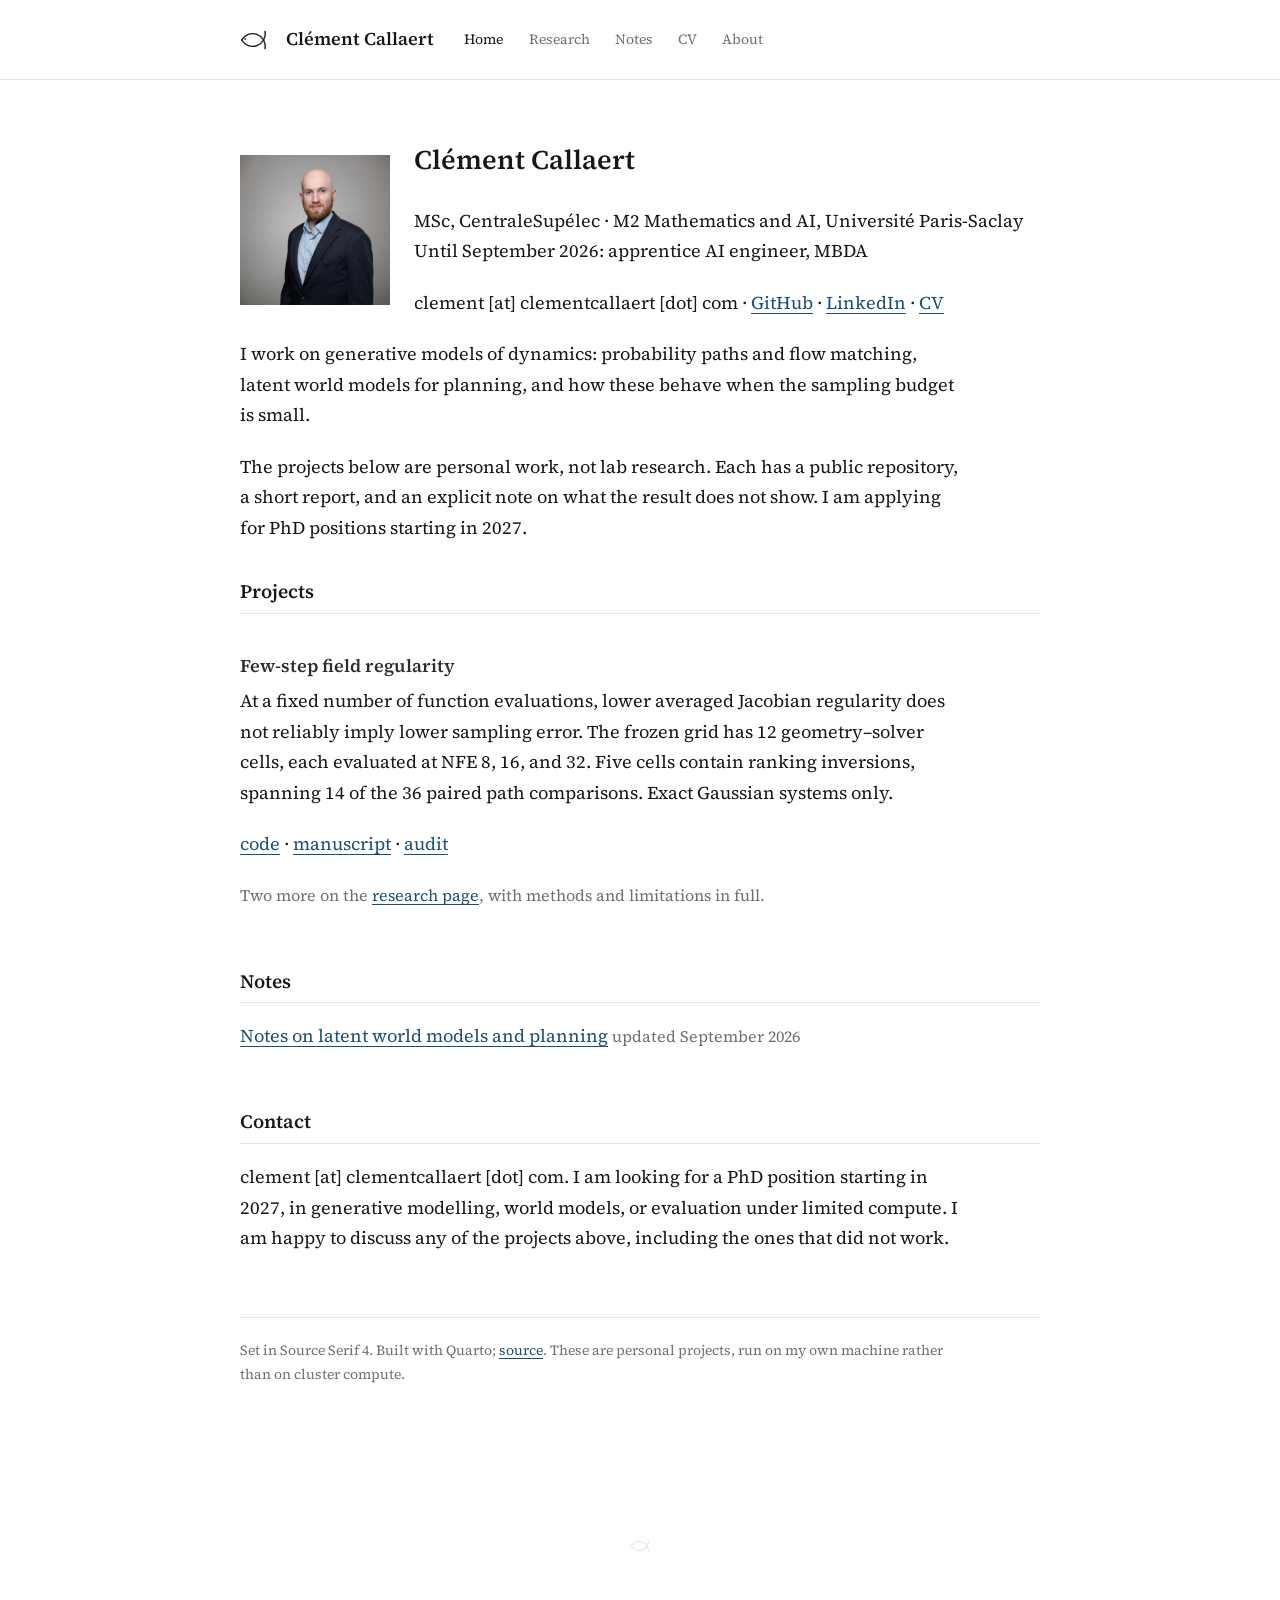
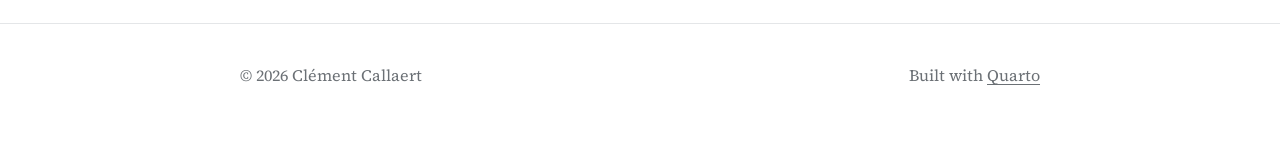
<file: index.html>
<!DOCTYPE html>
<html xmlns="http://www.w3.org/1999/xhtml" lang="en" xml:lang="en"><head>

<meta charset="utf-8">
<meta name="generator" content="quarto-1.9.38">

<meta name="viewport" content="width=device-width, initial-scale=1.0, user-scalable=yes">


<title>Clément Callaert</title>
<style>
/* Default styles provided by pandoc.
** See https://pandoc.org/MANUAL.html#variables-for-html for config info.
*/
code{white-space: pre-wrap;}
span.smallcaps{font-variant: small-caps;}
div.columns{display: flex; gap: min(4vw, 1.5em);}
div.column{flex: auto; overflow-x: auto;}
div.hanging-indent{margin-left: 1.5em; text-indent: -1.5em;}
ul.task-list{list-style: none;}
ul.task-list li input[type="checkbox"] {
  width: 0.8em;
  margin: 0 0.8em 0.2em -1em; /* quarto-specific, see https://github.com/quarto-dev/quarto-cli/issues/4556 */ 
  vertical-align: middle;
}
</style>


<script src="site_libs/quarto-nav/quarto-nav.js"></script>
<script src="site_libs/quarto-nav/headroom.min.js"></script>
<link href="./assets/mark-full.svg" rel="icon" type="image/svg+xml">
<script src="site_libs/clipboard/clipboard.min.js"></script>
<script src="site_libs/quarto-html/quarto.js" type="module"></script>
<script src="site_libs/quarto-html/tabsets/tabsets.js" type="module"></script>
<script src="site_libs/quarto-html/popper.min.js"></script>
<script src="site_libs/quarto-html/tippy.umd.min.js"></script>
<script src="site_libs/quarto-html/anchor.min.js"></script>
<link href="site_libs/quarto-html/tippy.css" rel="stylesheet">
<link href="site_libs/quarto-html/quarto-syntax-highlighting-1774dea34f1a3a8228b4caa369a9d48b.css" rel="stylesheet" id="quarto-text-highlighting-styles">
<script src="site_libs/bootstrap/bootstrap.min.js"></script>
<link href="site_libs/bootstrap/bootstrap-icons.css" rel="stylesheet">
<link href="site_libs/bootstrap/bootstrap-e7a9e4489d7c8ed53da9810214a2c9d9.min.css" rel="stylesheet" append-hash="true" id="quarto-bootstrap" data-mode="light">
<script id="quarto-search-options" type="application/json">{
  "language": {
    "search-no-results-text": "No results",
    "search-matching-documents-text": "matching documents",
    "search-copy-link-title": "Copy link to search",
    "search-hide-matches-text": "Hide additional matches",
    "search-more-match-text": "more match in this document",
    "search-more-matches-text": "more matches in this document",
    "search-clear-button-title": "Clear",
    "search-text-placeholder": "",
    "search-detached-cancel-button-title": "Cancel",
    "search-submit-button-title": "Submit",
    "search-label": "Search"
  }
}</script>


<link rel="stylesheet" href="styles.css">
<meta property="og:title" content="Clément Callaert">
<meta property="og:description" content="Research on generative and world models under finite compute.">
<meta property="og:image" content="https://clementcallaert.com/assets/portrait.jpg">
<meta property="og:site_name" content="Clément Callaert">
<meta property="og:image:alt" content="Clément Callaert">
<meta name="twitter:title" content="Clément Callaert">
<meta name="twitter:description" content="Research on generative and world models under finite compute.">
<meta name="twitter:image" content="https://clementcallaert.com/assets/portrait.jpg">
<meta name="twitter:image:alt" content="Clément Callaert">
<meta name="twitter:card" content="summary_large_image">
</head>

<body class="nav-fixed fullcontent quarto-light">

<div id="quarto-search-results"></div>
  <header id="quarto-header" class="headroom fixed-top">
    <nav class="navbar navbar-expand-lg " data-bs-theme="dark">
      <div class="navbar-container container-fluid">
      <div class="navbar-brand-container mx-auto">
    <a href="./index.html" class="navbar-brand navbar-brand-logo">
    <img src="./assets/mark.svg" alt="Clément Callaert" class="navbar-logo light-content">
    <img src="./assets/mark.svg" alt="Clément Callaert" class="navbar-logo dark-content">
    </a>
    <a class="navbar-brand" href="./index.html">
    <span class="navbar-title">Clément Callaert</span>
    </a>
  </div>
          <button class="navbar-toggler" type="button" data-bs-toggle="collapse" data-bs-target="#navbarCollapse" aria-controls="navbarCollapse" role="menu" aria-expanded="false" aria-label="Toggle navigation" onclick="if (window.quartoToggleHeadroom) { window.quartoToggleHeadroom(); }">
  <span class="navbar-toggler-icon"></span>
</button>
          <div class="collapse navbar-collapse" id="navbarCollapse">
            <ul class="navbar-nav navbar-nav-scroll me-auto">
  <li class="nav-item">
    <a class="nav-link active" href="./index.html" aria-current="page"> 
<span class="menu-text">Home</span></a>
  </li>  
  <li class="nav-item">
    <a class="nav-link" href="./research.html"> 
<span class="menu-text">Research</span></a>
  </li>  
  <li class="nav-item">
    <a class="nav-link" href="./writing.html"> 
<span class="menu-text">Notes</span></a>
  </li>  
  <li class="nav-item">
    <a class="nav-link" href="./cv.html"> 
<span class="menu-text">CV</span></a>
  </li>  
  <li class="nav-item">
    <a class="nav-link" href="./about.html"> 
<span class="menu-text">About</span></a>
  </li>  
</ul>
          </div> <!-- /navcollapse -->
            <div class="quarto-navbar-tools">
</div>
      </div> <!-- /container-fluid -->
    </nav>
</header>
<!-- content -->
<div id="quarto-content" class="quarto-container page-columns page-rows-contents page-layout-article page-navbar">
<!-- sidebar -->
<!-- margin-sidebar -->
    
<!-- main -->
<main class="content" id="quarto-document-content"><header id="title-block-header" class="quarto-title-block"></header>




<div class="home-header">
<div class="home-header__portrait">
<p><img src="assets/portrait.jpg" class="portrait" width="150" height="150" alt="Clément Callaert"></p>
</div>
<section id="clément-callaert" class="level1 home-header__text">
<h1>Clément Callaert</h1>
<p>MSc, CentraleSupélec · M2 Mathematics and AI, Université Paris-Saclay<br>
Until September 2026: apprentice AI engineer, MBDA</p>
<div class="profile-links">
<p>clement [at] clementcallaert [dot] com · <a href="https://github.com/clement-callaert">GitHub</a> · <a href="https://www.linkedin.com/in/clement-callaert">LinkedIn</a> · <a href="./cv.html">CV</a></p>
</div>
</section>
</div>
<p>I work on generative models of dynamics: probability paths and flow matching, latent world models for planning, and how these behave when the sampling budget is small.</p>
<!-- Provenance: owner-supplied by Clément Callaert in the audit-application approval, 2026-09-05; autobiographical statement, no research artifact claimed. -->
<p>The projects below are personal work, not lab research. Each has a public repository, a short report, and an explicit note on what the result does not show. I am applying for PhD positions starting in 2027.</p>
<section id="projects" class="level2">
<h2 class="anchored" data-anchor-id="projects">Projects</h2>
<section id="few-step-field-regularity" class="level3">
<h3 class="anchored" data-anchor-id="few-step-field-regularity">Few-step field regularity</h3>
<!-- Provenance: repository=clement-callaert/fewstep-field-regularity; commit=6040eafc9d4c3a59d978f281fc25fbbf5eb0982a;
path=paper/arxiv/artifacts/centered_blocks.json (n_blocks, n_inversions_continuous_R, hierarchy);
path=paper/arxiv/generated/numbers.tex (nGeometrySolverCells, nInversionCells);
path=docs/CLAIMS_LEDGER.md (P4-C1, primary reporting hierarchy). -->
<p>At a fixed number of function evaluations, lower averaged Jacobian regularity does not reliably imply lower sampling error. The frozen grid has 12 geometry–solver cells, each evaluated at NFE 8, 16, and 32. Five cells contain ranking inversions, spanning 14 of the 36 paired path comparisons. Exact Gaussian systems only.</p>
<p><a href="https://github.com/clement-callaert/fewstep-field-regularity">code</a> · <a href="https://github.com/clement-callaert/fewstep-field-regularity/blob/main/paper/arxiv/main.pdf">manuscript</a> · <a href="https://github.com/clement-callaert/fewstep-field-regularity/blob/main/audit/CLAIM_EVIDENCE_MATRIX.md">audit</a></p>
<p><span class="muted">Two more on the <a href="./research.html">research page</a>, with methods and limitations in full.</span></p>
</section>
</section>
<section id="notes" class="level2">
<h2 class="anchored" data-anchor-id="notes">Notes</h2>
<p><a href="./notes/world-models-and-planning.html">Notes on latent world models and planning</a> <span class="muted">updated September 2026</span></p>
</section>
<section id="contact" class="level2">
<h2 class="anchored" data-anchor-id="contact">Contact</h2>
<!-- Provenance: owner-supplied contact address and PhD plans in the final pre-push approval, 2026-09-05. -->
<p>clement [at] clementcallaert [dot] com. I am looking for a PhD position starting in 2027, in generative modelling, world models, or evaluation under limited compute. I am happy to discuss any of the projects above, including the ones that did not work.</p>
<div class="colophon">
<!-- Provenance: owner-supplied by Clément Callaert in the audit-application approval, 2026-09-05; personal working conditions, no research artifact claimed. -->
<p>Set in Source Serif 4. Built with Quarto; <a href="https://github.com/clement-callaert/clement-callaert.github.io">source</a>. These are personal projects, run on my own machine rather than on cluster compute.</p>
</div>


</section>

</main> <!-- /main -->
<div class="end-mark" aria-hidden="true">
  <svg xmlns="http://www.w3.org/2000/svg" viewbox="14 6 64 52" focusable="false">
    <g fill="none" stroke-width="3.33" stroke-linecap="round" stroke-linejoin="round">
      <path d="M18.02 32A30 30 0 0 1 73.54 52.21"></path>
      <path d="M18.02 32A30 30 0 0 0 73.54 11.79"></path>
    </g>
  </svg>
</div>
<script id="quarto-html-after-body" type="application/javascript">
  window.document.addEventListener("DOMContentLoaded", function (event) {
    const icon = "";
    const anchorJS = new window.AnchorJS();
    anchorJS.options = {
      placement: 'right',
      icon: icon
    };
    anchorJS.add('.anchored');
    const isCodeAnnotation = (el) => {
      for (const clz of el.classList) {
        if (clz.startsWith('code-annotation-')) {                     
          return true;
        }
      }
      return false;
    }
    const onCopySuccess = function(e) {
      // button target
      const button = e.trigger;
      // don't keep focus
      button.blur();
      // flash "checked"
      button.classList.add('code-copy-button-checked');
      var currentTitle = button.getAttribute("title");
      button.setAttribute("title", "Copied!");
      let tooltip;
      if (window.bootstrap) {
        button.setAttribute("data-bs-toggle", "tooltip");
        button.setAttribute("data-bs-placement", "left");
        button.setAttribute("data-bs-title", "Copied!");
        tooltip = new bootstrap.Tooltip(button, 
          { trigger: "manual", 
            customClass: "code-copy-button-tooltip",
            offset: [0, -8]});
        tooltip.show();    
      }
      setTimeout(function() {
        if (tooltip) {
          tooltip.hide();
          button.removeAttribute("data-bs-title");
          button.removeAttribute("data-bs-toggle");
          button.removeAttribute("data-bs-placement");
        }
        button.setAttribute("title", currentTitle);
        button.classList.remove('code-copy-button-checked');
      }, 1000);
      // clear code selection
      e.clearSelection();
    }
    const getTextToCopy = function(trigger) {
      const outerScaffold = trigger.parentElement.cloneNode(true);
      const codeEl = outerScaffold.querySelector('code');
      for (const childEl of codeEl.children) {
        if (isCodeAnnotation(childEl)) {
          childEl.remove();
        }
      }
      return codeEl.innerText;
    }
    const clipboard = new window.ClipboardJS('.code-copy-button:not([data-in-quarto-modal])', {
      text: getTextToCopy
    });
    clipboard.on('success', onCopySuccess);
    if (window.document.getElementById('quarto-embedded-source-code-modal')) {
      const clipboardModal = new window.ClipboardJS('.code-copy-button[data-in-quarto-modal]', {
        text: getTextToCopy,
        container: window.document.getElementById('quarto-embedded-source-code-modal')
      });
      clipboardModal.on('success', onCopySuccess);
    }
      var localhostRegex = new RegExp(/^(?:http|https):\/\/localhost\:?[0-9]*\//);
      var mailtoRegex = new RegExp(/^mailto:/);
        var filterRegex = new RegExp("https:\/\/clementcallaert\.com");
      var isInternal = (href) => {
          return filterRegex.test(href) || localhostRegex.test(href) || mailtoRegex.test(href);
      }
      // Inspect non-navigation links and adorn them if external
     var links = window.document.querySelectorAll('a[href]:not(.nav-link):not(.navbar-brand):not(.toc-action):not(.sidebar-link):not(.sidebar-item-toggle):not(.pagination-link):not(.no-external):not([aria-hidden]):not(.dropdown-item):not(.quarto-navigation-tool):not(.about-link)');
      for (var i=0; i<links.length; i++) {
        const link = links[i];
        if (!isInternal(link.href)) {
          // undo the damage that might have been done by quarto-nav.js in the case of
          // links that we want to consider external
          if (link.dataset.originalHref !== undefined) {
            link.href = link.dataset.originalHref;
          }
        }
      }
    function tippyHover(el, contentFn, onTriggerFn, onUntriggerFn) {
      const config = {
        allowHTML: true,
        maxWidth: 500,
        delay: 100,
        arrow: false,
        appendTo: function(el) {
            return el.parentElement;
        },
        interactive: true,
        interactiveBorder: 10,
        theme: 'quarto',
        placement: 'bottom-start',
      };
      if (contentFn) {
        config.content = contentFn;
      }
      if (onTriggerFn) {
        config.onTrigger = onTriggerFn;
      }
      if (onUntriggerFn) {
        config.onUntrigger = onUntriggerFn;
      }
      window.tippy(el, config); 
    }
    const noterefs = window.document.querySelectorAll('a[role="doc-noteref"]');
    for (var i=0; i<noterefs.length; i++) {
      const ref = noterefs[i];
      tippyHover(ref, function() {
        // use id or data attribute instead here
        let href = ref.getAttribute('data-footnote-href') || ref.getAttribute('href');
        try { href = new URL(href).hash; } catch {}
        const id = href.replace(/^#\/?/, "");
        const note = window.document.getElementById(id);
        if (note) {
          return note.innerHTML;
        } else {
          return "";
        }
      });
    }
    const xrefs = window.document.querySelectorAll('a.quarto-xref');
    const processXRef = (id, note) => {
      // Strip column container classes
      const stripColumnClz = (el) => {
        el.classList.remove("page-full", "page-columns");
        if (el.children) {
          for (const child of el.children) {
            stripColumnClz(child);
          }
        }
      }
      stripColumnClz(note)
      if (id === null || id.startsWith('sec-')) {
        // Special case sections, only their first couple elements
        const container = document.createElement("div");
        if (note.children && note.children.length > 2) {
          container.appendChild(note.children[0].cloneNode(true));
          for (let i = 1; i < note.children.length; i++) {
            const child = note.children[i];
            if (child.tagName === "P" && child.innerText === "") {
              continue;
            } else {
              container.appendChild(child.cloneNode(true));
              break;
            }
          }
          if (window.Quarto?.typesetMath) {
            window.Quarto.typesetMath(container);
          }
          return container.innerHTML
        } else {
          if (window.Quarto?.typesetMath) {
            window.Quarto.typesetMath(note);
          }
          return note.innerHTML;
        }
      } else {
        // Remove any anchor links if they are present
        const anchorLink = note.querySelector('a.anchorjs-link');
        if (anchorLink) {
          anchorLink.remove();
        }
        if (window.Quarto?.typesetMath) {
          window.Quarto.typesetMath(note);
        }
        if (note.classList.contains("callout")) {
          return note.outerHTML;
        } else {
          return note.innerHTML;
        }
      }
    }
    for (var i=0; i<xrefs.length; i++) {
      const xref = xrefs[i];
      tippyHover(xref, undefined, function(instance) {
        instance.disable();
        let url = xref.getAttribute('href');
        let hash = undefined; 
        if (url.startsWith('#')) {
          hash = url;
        } else {
          try { hash = new URL(url).hash; } catch {}
        }
        if (hash) {
          const id = hash.replace(/^#\/?/, "");
          const note = window.document.getElementById(id);
          if (note !== null) {
            try {
              const html = processXRef(id, note.cloneNode(true));
              instance.setContent(html);
            } finally {
              instance.enable();
              instance.show();
            }
          } else {
            // See if we can fetch this
            fetch(url.split('#')[0])
            .then(res => res.text())
            .then(html => {
              const parser = new DOMParser();
              const htmlDoc = parser.parseFromString(html, "text/html");
              const note = htmlDoc.getElementById(id);
              if (note !== null) {
                const html = processXRef(id, note);
                instance.setContent(html);
              } 
            }).finally(() => {
              instance.enable();
              instance.show();
            });
          }
        } else {
          // See if we can fetch a full url (with no hash to target)
          // This is a special case and we should probably do some content thinning / targeting
          fetch(url)
          .then(res => res.text())
          .then(html => {
            const parser = new DOMParser();
            const htmlDoc = parser.parseFromString(html, "text/html");
            const note = htmlDoc.querySelector('main.content');
            if (note !== null) {
              // This should only happen for chapter cross references
              // (since there is no id in the URL)
              // remove the first header
              if (note.children.length > 0 && note.children[0].tagName === "HEADER") {
                note.children[0].remove();
              }
              const html = processXRef(null, note);
              instance.setContent(html);
            } 
          }).finally(() => {
            instance.enable();
            instance.show();
          });
        }
      }, function(instance) {
      });
    }
        let selectedAnnoteEl;
        const selectorForAnnotation = ( cell, annotation) => {
          let cellAttr = 'data-code-cell="' + cell + '"';
          let lineAttr = 'data-code-annotation="' +  annotation + '"';
          const selector = 'span[' + cellAttr + '][' + lineAttr + ']';
          return selector;
        }
        const selectCodeLines = (annoteEl) => {
          const doc = window.document;
          const targetCell = annoteEl.getAttribute("data-target-cell");
          const targetAnnotation = annoteEl.getAttribute("data-target-annotation");
          const annoteSpan = window.document.querySelector(selectorForAnnotation(targetCell, targetAnnotation));
          const lines = annoteSpan.getAttribute("data-code-lines").split(",");
          const lineIds = lines.map((line) => {
            return targetCell + "-" + line;
          })
          let top = null;
          let height = null;
          let parent = null;
          if (lineIds.length > 0) {
              //compute the position of the single el (top and bottom and make a div)
              const el = window.document.getElementById(lineIds[0]);
              top = el.offsetTop;
              height = el.offsetHeight;
              parent = el.parentElement.parentElement;
            if (lineIds.length > 1) {
              const lastEl = window.document.getElementById(lineIds[lineIds.length - 1]);
              const bottom = lastEl.offsetTop + lastEl.offsetHeight;
              height = bottom - top;
            }
            if (top !== null && height !== null && parent !== null) {
              // cook up a div (if necessary) and position it 
              let div = window.document.getElementById("code-annotation-line-highlight");
              if (div === null) {
                div = window.document.createElement("div");
                div.setAttribute("id", "code-annotation-line-highlight");
                div.style.position = 'absolute';
                parent.appendChild(div);
              }
              div.style.top = top - 2 + "px";
              div.style.height = height + 4 + "px";
              div.style.left = 0;
              let gutterDiv = window.document.getElementById("code-annotation-line-highlight-gutter");
              if (gutterDiv === null) {
                gutterDiv = window.document.createElement("div");
                gutterDiv.setAttribute("id", "code-annotation-line-highlight-gutter");
                gutterDiv.style.position = 'absolute';
                const codeCell = window.document.getElementById(targetCell);
                const gutter = codeCell.querySelector('.code-annotation-gutter');
                gutter.appendChild(gutterDiv);
              }
              gutterDiv.style.top = top - 2 + "px";
              gutterDiv.style.height = height + 4 + "px";
            }
            selectedAnnoteEl = annoteEl;
          }
        };
        const unselectCodeLines = () => {
          const elementsIds = ["code-annotation-line-highlight", "code-annotation-line-highlight-gutter"];
          elementsIds.forEach((elId) => {
            const div = window.document.getElementById(elId);
            if (div) {
              div.remove();
            }
          });
          selectedAnnoteEl = undefined;
        };
          // Handle positioning of the toggle
      window.addEventListener(
        "resize",
        throttle(() => {
          elRect = undefined;
          if (selectedAnnoteEl) {
            selectCodeLines(selectedAnnoteEl);
          }
        }, 10)
      );
      function throttle(fn, ms) {
      let throttle = false;
      let timer;
        return (...args) => {
          if(!throttle) { // first call gets through
              fn.apply(this, args);
              throttle = true;
          } else { // all the others get throttled
              if(timer) clearTimeout(timer); // cancel #2
              timer = setTimeout(() => {
                fn.apply(this, args);
                timer = throttle = false;
              }, ms);
          }
        };
      }
        // Attach click handler to the DT
        const annoteDls = window.document.querySelectorAll('dt[data-target-cell]');
        for (const annoteDlNode of annoteDls) {
          annoteDlNode.addEventListener('click', (event) => {
            const clickedEl = event.target;
            if (clickedEl !== selectedAnnoteEl) {
              unselectCodeLines();
              const activeEl = window.document.querySelector('dt[data-target-cell].code-annotation-active');
              if (activeEl) {
                activeEl.classList.remove('code-annotation-active');
              }
              selectCodeLines(clickedEl);
              clickedEl.classList.add('code-annotation-active');
            } else {
              // Unselect the line
              unselectCodeLines();
              clickedEl.classList.remove('code-annotation-active');
            }
          });
        }
    const findCites = (el) => {
      const parentEl = el.parentElement;
      if (parentEl) {
        const cites = parentEl.dataset.cites;
        if (cites) {
          return {
            el,
            cites: cites.split(' ')
          };
        } else {
          return findCites(el.parentElement)
        }
      } else {
        return undefined;
      }
    };
    var bibliorefs = window.document.querySelectorAll('a[role="doc-biblioref"]');
    for (var i=0; i<bibliorefs.length; i++) {
      const ref = bibliorefs[i];
      const citeInfo = findCites(ref);
      if (citeInfo) {
        tippyHover(citeInfo.el, function() {
          var popup = window.document.createElement('div');
          citeInfo.cites.forEach(function(cite) {
            var citeDiv = window.document.createElement('div');
            citeDiv.classList.add('hanging-indent');
            citeDiv.classList.add('csl-entry');
            var biblioDiv = window.document.getElementById('ref-' + cite);
            if (biblioDiv) {
              citeDiv.innerHTML = biblioDiv.innerHTML;
            }
            popup.appendChild(citeDiv);
          });
          return popup.innerHTML;
        });
      }
    }
  });
  </script>
</div> <!-- /content -->
<footer class="footer">
  <div class="nav-footer">
    <div class="nav-footer-left">
<p>© 2026 Clément Callaert</p>
</div>   
    <div class="nav-footer-center">
      &nbsp;
    </div>
    <div class="nav-footer-right">
<p>Built with <a href="https://quarto.org/">Quarto</a></p>
</div>
  </div>
</footer>




</body></html>
</file>
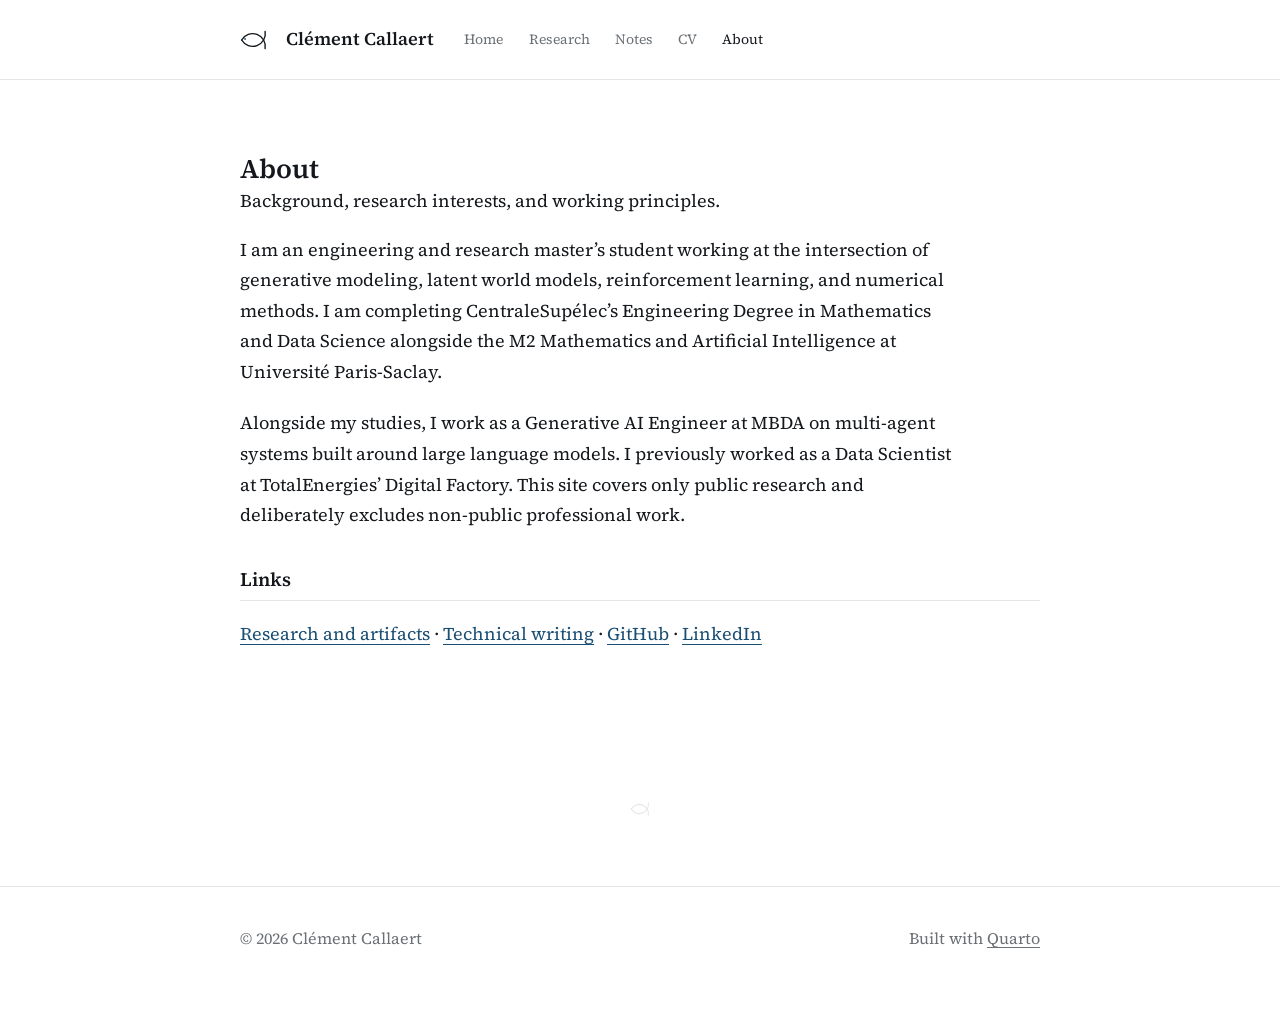
<file: about.html>
<!DOCTYPE html>
<html xmlns="http://www.w3.org/1999/xhtml" lang="en" xml:lang="en"><head>

<meta charset="utf-8">
<meta name="generator" content="quarto-1.9.38">

<meta name="viewport" content="width=device-width, initial-scale=1.0, user-scalable=yes">

<meta name="description" content="Background, research interests, and working principles.">

<title>About – Clément Callaert</title>
<style>
/* Default styles provided by pandoc.
** See https://pandoc.org/MANUAL.html#variables-for-html for config info.
*/
code{white-space: pre-wrap;}
span.smallcaps{font-variant: small-caps;}
div.columns{display: flex; gap: min(4vw, 1.5em);}
div.column{flex: auto; overflow-x: auto;}
div.hanging-indent{margin-left: 1.5em; text-indent: -1.5em;}
ul.task-list{list-style: none;}
ul.task-list li input[type="checkbox"] {
  width: 0.8em;
  margin: 0 0.8em 0.2em -1em; /* quarto-specific, see https://github.com/quarto-dev/quarto-cli/issues/4556 */ 
  vertical-align: middle;
}
</style>


<script src="site_libs/quarto-nav/quarto-nav.js"></script>
<script src="site_libs/quarto-nav/headroom.min.js"></script>
<link href="./assets/mark-full.svg" rel="icon" type="image/svg+xml">
<script src="site_libs/clipboard/clipboard.min.js"></script>
<script src="site_libs/quarto-html/quarto.js" type="module"></script>
<script src="site_libs/quarto-html/tabsets/tabsets.js" type="module"></script>
<script src="site_libs/quarto-html/popper.min.js"></script>
<script src="site_libs/quarto-html/tippy.umd.min.js"></script>
<script src="site_libs/quarto-html/anchor.min.js"></script>
<link href="site_libs/quarto-html/tippy.css" rel="stylesheet">
<link href="site_libs/quarto-html/quarto-syntax-highlighting-1774dea34f1a3a8228b4caa369a9d48b.css" rel="stylesheet" id="quarto-text-highlighting-styles">
<script src="site_libs/bootstrap/bootstrap.min.js"></script>
<link href="site_libs/bootstrap/bootstrap-icons.css" rel="stylesheet">
<link href="site_libs/bootstrap/bootstrap-e7a9e4489d7c8ed53da9810214a2c9d9.min.css" rel="stylesheet" append-hash="true" id="quarto-bootstrap" data-mode="light">
<script id="quarto-search-options" type="application/json">{
  "language": {
    "search-no-results-text": "No results",
    "search-matching-documents-text": "matching documents",
    "search-copy-link-title": "Copy link to search",
    "search-hide-matches-text": "Hide additional matches",
    "search-more-match-text": "more match in this document",
    "search-more-matches-text": "more matches in this document",
    "search-clear-button-title": "Clear",
    "search-text-placeholder": "",
    "search-detached-cancel-button-title": "Cancel",
    "search-submit-button-title": "Submit",
    "search-label": "Search"
  }
}</script>


<link rel="stylesheet" href="styles.css">
<meta property="og:title" content="About – Clément Callaert">
<meta property="og:description" content="Background, research interests, and working principles.">
<meta property="og:site_name" content="Clément Callaert">
<meta name="twitter:title" content="About – Clément Callaert">
<meta name="twitter:description" content="Background, research interests, and working principles.">
<meta name="twitter:card" content="summary">
</head>

<body class="nav-fixed fullcontent quarto-light">

<div id="quarto-search-results"></div>
  <header id="quarto-header" class="headroom fixed-top">
    <nav class="navbar navbar-expand-lg " data-bs-theme="dark">
      <div class="navbar-container container-fluid">
      <div class="navbar-brand-container mx-auto">
    <a href="./index.html" class="navbar-brand navbar-brand-logo">
    <img src="./assets/mark.svg" alt="Clément Callaert" class="navbar-logo light-content">
    <img src="./assets/mark.svg" alt="Clément Callaert" class="navbar-logo dark-content">
    </a>
    <a class="navbar-brand" href="./index.html">
    <span class="navbar-title">Clément Callaert</span>
    </a>
  </div>
          <button class="navbar-toggler" type="button" data-bs-toggle="collapse" data-bs-target="#navbarCollapse" aria-controls="navbarCollapse" role="menu" aria-expanded="false" aria-label="Toggle navigation" onclick="if (window.quartoToggleHeadroom) { window.quartoToggleHeadroom(); }">
  <span class="navbar-toggler-icon"></span>
</button>
          <div class="collapse navbar-collapse" id="navbarCollapse">
            <ul class="navbar-nav navbar-nav-scroll me-auto">
  <li class="nav-item">
    <a class="nav-link" href="./index.html"> 
<span class="menu-text">Home</span></a>
  </li>  
  <li class="nav-item">
    <a class="nav-link" href="./research.html"> 
<span class="menu-text">Research</span></a>
  </li>  
  <li class="nav-item">
    <a class="nav-link" href="./writing.html"> 
<span class="menu-text">Notes</span></a>
  </li>  
  <li class="nav-item">
    <a class="nav-link" href="./cv.html"> 
<span class="menu-text">CV</span></a>
  </li>  
  <li class="nav-item">
    <a class="nav-link active" href="./about.html" aria-current="page"> 
<span class="menu-text">About</span></a>
  </li>  
</ul>
          </div> <!-- /navcollapse -->
            <div class="quarto-navbar-tools">
</div>
      </div> <!-- /container-fluid -->
    </nav>
</header>
<!-- content -->
<div id="quarto-content" class="quarto-container page-columns page-rows-contents page-layout-article page-navbar">
<!-- sidebar -->
<!-- margin-sidebar -->
    
<!-- main -->
<main class="content" id="quarto-document-content">

<header id="title-block-header" class="quarto-title-block default">
<div class="quarto-title">
<h1 class="title">About</h1>
</div>

<div>
  <div class="description">
    Background, research interests, and working principles.
  </div>
</div>


<div class="quarto-title-meta">

    
  
    
  </div>
  


</header>


<div class="page-lead">
<p>I am an engineering and research master’s student working at the intersection of generative modeling, latent world models, reinforcement learning, and numerical methods. I am completing CentraleSupélec’s Engineering Degree in Mathematics and Data Science alongside the M2 Mathematics and Artificial Intelligence at Université Paris-Saclay.</p>
</div>
<p>Alongside my studies, I work as a Generative AI Engineer at MBDA on multi-agent systems built around large language models. I previously worked as a Data Scientist at TotalEnergies’ Digital Factory. This site covers only public research and deliberately excludes non-public professional work.</p>
<section id="links" class="level2">
<h2 class="anchored" data-anchor-id="links">Links</h2>
<div class="profile-panel">
<p><a href="./research.html">Research and artifacts</a> · <a href="./writing.html">Technical writing</a> · <a href="https://github.com/clement-callaert">GitHub</a> · <a href="https://www.linkedin.com/in/clement-callaert">LinkedIn</a></p>
</div>


</section>

</main> <!-- /main -->
<div class="end-mark" aria-hidden="true">
  <svg xmlns="http://www.w3.org/2000/svg" viewbox="14 6 64 52" focusable="false">
    <g fill="none" stroke-width="3.33" stroke-linecap="round" stroke-linejoin="round">
      <path d="M18.02 32A30 30 0 0 1 73.54 52.21"></path>
      <path d="M18.02 32A30 30 0 0 0 73.54 11.79"></path>
    </g>
  </svg>
</div>
<script id="quarto-html-after-body" type="application/javascript">
  window.document.addEventListener("DOMContentLoaded", function (event) {
    const icon = "";
    const anchorJS = new window.AnchorJS();
    anchorJS.options = {
      placement: 'right',
      icon: icon
    };
    anchorJS.add('.anchored');
    const isCodeAnnotation = (el) => {
      for (const clz of el.classList) {
        if (clz.startsWith('code-annotation-')) {                     
          return true;
        }
      }
      return false;
    }
    const onCopySuccess = function(e) {
      // button target
      const button = e.trigger;
      // don't keep focus
      button.blur();
      // flash "checked"
      button.classList.add('code-copy-button-checked');
      var currentTitle = button.getAttribute("title");
      button.setAttribute("title", "Copied!");
      let tooltip;
      if (window.bootstrap) {
        button.setAttribute("data-bs-toggle", "tooltip");
        button.setAttribute("data-bs-placement", "left");
        button.setAttribute("data-bs-title", "Copied!");
        tooltip = new bootstrap.Tooltip(button, 
          { trigger: "manual", 
            customClass: "code-copy-button-tooltip",
            offset: [0, -8]});
        tooltip.show();    
      }
      setTimeout(function() {
        if (tooltip) {
          tooltip.hide();
          button.removeAttribute("data-bs-title");
          button.removeAttribute("data-bs-toggle");
          button.removeAttribute("data-bs-placement");
        }
        button.setAttribute("title", currentTitle);
        button.classList.remove('code-copy-button-checked');
      }, 1000);
      // clear code selection
      e.clearSelection();
    }
    const getTextToCopy = function(trigger) {
      const outerScaffold = trigger.parentElement.cloneNode(true);
      const codeEl = outerScaffold.querySelector('code');
      for (const childEl of codeEl.children) {
        if (isCodeAnnotation(childEl)) {
          childEl.remove();
        }
      }
      return codeEl.innerText;
    }
    const clipboard = new window.ClipboardJS('.code-copy-button:not([data-in-quarto-modal])', {
      text: getTextToCopy
    });
    clipboard.on('success', onCopySuccess);
    if (window.document.getElementById('quarto-embedded-source-code-modal')) {
      const clipboardModal = new window.ClipboardJS('.code-copy-button[data-in-quarto-modal]', {
        text: getTextToCopy,
        container: window.document.getElementById('quarto-embedded-source-code-modal')
      });
      clipboardModal.on('success', onCopySuccess);
    }
      var localhostRegex = new RegExp(/^(?:http|https):\/\/localhost\:?[0-9]*\//);
      var mailtoRegex = new RegExp(/^mailto:/);
        var filterRegex = new RegExp("https:\/\/clementcallaert\.com");
      var isInternal = (href) => {
          return filterRegex.test(href) || localhostRegex.test(href) || mailtoRegex.test(href);
      }
      // Inspect non-navigation links and adorn them if external
     var links = window.document.querySelectorAll('a[href]:not(.nav-link):not(.navbar-brand):not(.toc-action):not(.sidebar-link):not(.sidebar-item-toggle):not(.pagination-link):not(.no-external):not([aria-hidden]):not(.dropdown-item):not(.quarto-navigation-tool):not(.about-link)');
      for (var i=0; i<links.length; i++) {
        const link = links[i];
        if (!isInternal(link.href)) {
          // undo the damage that might have been done by quarto-nav.js in the case of
          // links that we want to consider external
          if (link.dataset.originalHref !== undefined) {
            link.href = link.dataset.originalHref;
          }
        }
      }
    function tippyHover(el, contentFn, onTriggerFn, onUntriggerFn) {
      const config = {
        allowHTML: true,
        maxWidth: 500,
        delay: 100,
        arrow: false,
        appendTo: function(el) {
            return el.parentElement;
        },
        interactive: true,
        interactiveBorder: 10,
        theme: 'quarto',
        placement: 'bottom-start',
      };
      if (contentFn) {
        config.content = contentFn;
      }
      if (onTriggerFn) {
        config.onTrigger = onTriggerFn;
      }
      if (onUntriggerFn) {
        config.onUntrigger = onUntriggerFn;
      }
      window.tippy(el, config); 
    }
    const noterefs = window.document.querySelectorAll('a[role="doc-noteref"]');
    for (var i=0; i<noterefs.length; i++) {
      const ref = noterefs[i];
      tippyHover(ref, function() {
        // use id or data attribute instead here
        let href = ref.getAttribute('data-footnote-href') || ref.getAttribute('href');
        try { href = new URL(href).hash; } catch {}
        const id = href.replace(/^#\/?/, "");
        const note = window.document.getElementById(id);
        if (note) {
          return note.innerHTML;
        } else {
          return "";
        }
      });
    }
    const xrefs = window.document.querySelectorAll('a.quarto-xref');
    const processXRef = (id, note) => {
      // Strip column container classes
      const stripColumnClz = (el) => {
        el.classList.remove("page-full", "page-columns");
        if (el.children) {
          for (const child of el.children) {
            stripColumnClz(child);
          }
        }
      }
      stripColumnClz(note)
      if (id === null || id.startsWith('sec-')) {
        // Special case sections, only their first couple elements
        const container = document.createElement("div");
        if (note.children && note.children.length > 2) {
          container.appendChild(note.children[0].cloneNode(true));
          for (let i = 1; i < note.children.length; i++) {
            const child = note.children[i];
            if (child.tagName === "P" && child.innerText === "") {
              continue;
            } else {
              container.appendChild(child.cloneNode(true));
              break;
            }
          }
          if (window.Quarto?.typesetMath) {
            window.Quarto.typesetMath(container);
          }
          return container.innerHTML
        } else {
          if (window.Quarto?.typesetMath) {
            window.Quarto.typesetMath(note);
          }
          return note.innerHTML;
        }
      } else {
        // Remove any anchor links if they are present
        const anchorLink = note.querySelector('a.anchorjs-link');
        if (anchorLink) {
          anchorLink.remove();
        }
        if (window.Quarto?.typesetMath) {
          window.Quarto.typesetMath(note);
        }
        if (note.classList.contains("callout")) {
          return note.outerHTML;
        } else {
          return note.innerHTML;
        }
      }
    }
    for (var i=0; i<xrefs.length; i++) {
      const xref = xrefs[i];
      tippyHover(xref, undefined, function(instance) {
        instance.disable();
        let url = xref.getAttribute('href');
        let hash = undefined; 
        if (url.startsWith('#')) {
          hash = url;
        } else {
          try { hash = new URL(url).hash; } catch {}
        }
        if (hash) {
          const id = hash.replace(/^#\/?/, "");
          const note = window.document.getElementById(id);
          if (note !== null) {
            try {
              const html = processXRef(id, note.cloneNode(true));
              instance.setContent(html);
            } finally {
              instance.enable();
              instance.show();
            }
          } else {
            // See if we can fetch this
            fetch(url.split('#')[0])
            .then(res => res.text())
            .then(html => {
              const parser = new DOMParser();
              const htmlDoc = parser.parseFromString(html, "text/html");
              const note = htmlDoc.getElementById(id);
              if (note !== null) {
                const html = processXRef(id, note);
                instance.setContent(html);
              } 
            }).finally(() => {
              instance.enable();
              instance.show();
            });
          }
        } else {
          // See if we can fetch a full url (with no hash to target)
          // This is a special case and we should probably do some content thinning / targeting
          fetch(url)
          .then(res => res.text())
          .then(html => {
            const parser = new DOMParser();
            const htmlDoc = parser.parseFromString(html, "text/html");
            const note = htmlDoc.querySelector('main.content');
            if (note !== null) {
              // This should only happen for chapter cross references
              // (since there is no id in the URL)
              // remove the first header
              if (note.children.length > 0 && note.children[0].tagName === "HEADER") {
                note.children[0].remove();
              }
              const html = processXRef(null, note);
              instance.setContent(html);
            } 
          }).finally(() => {
            instance.enable();
            instance.show();
          });
        }
      }, function(instance) {
      });
    }
        let selectedAnnoteEl;
        const selectorForAnnotation = ( cell, annotation) => {
          let cellAttr = 'data-code-cell="' + cell + '"';
          let lineAttr = 'data-code-annotation="' +  annotation + '"';
          const selector = 'span[' + cellAttr + '][' + lineAttr + ']';
          return selector;
        }
        const selectCodeLines = (annoteEl) => {
          const doc = window.document;
          const targetCell = annoteEl.getAttribute("data-target-cell");
          const targetAnnotation = annoteEl.getAttribute("data-target-annotation");
          const annoteSpan = window.document.querySelector(selectorForAnnotation(targetCell, targetAnnotation));
          const lines = annoteSpan.getAttribute("data-code-lines").split(",");
          const lineIds = lines.map((line) => {
            return targetCell + "-" + line;
          })
          let top = null;
          let height = null;
          let parent = null;
          if (lineIds.length > 0) {
              //compute the position of the single el (top and bottom and make a div)
              const el = window.document.getElementById(lineIds[0]);
              top = el.offsetTop;
              height = el.offsetHeight;
              parent = el.parentElement.parentElement;
            if (lineIds.length > 1) {
              const lastEl = window.document.getElementById(lineIds[lineIds.length - 1]);
              const bottom = lastEl.offsetTop + lastEl.offsetHeight;
              height = bottom - top;
            }
            if (top !== null && height !== null && parent !== null) {
              // cook up a div (if necessary) and position it 
              let div = window.document.getElementById("code-annotation-line-highlight");
              if (div === null) {
                div = window.document.createElement("div");
                div.setAttribute("id", "code-annotation-line-highlight");
                div.style.position = 'absolute';
                parent.appendChild(div);
              }
              div.style.top = top - 2 + "px";
              div.style.height = height + 4 + "px";
              div.style.left = 0;
              let gutterDiv = window.document.getElementById("code-annotation-line-highlight-gutter");
              if (gutterDiv === null) {
                gutterDiv = window.document.createElement("div");
                gutterDiv.setAttribute("id", "code-annotation-line-highlight-gutter");
                gutterDiv.style.position = 'absolute';
                const codeCell = window.document.getElementById(targetCell);
                const gutter = codeCell.querySelector('.code-annotation-gutter');
                gutter.appendChild(gutterDiv);
              }
              gutterDiv.style.top = top - 2 + "px";
              gutterDiv.style.height = height + 4 + "px";
            }
            selectedAnnoteEl = annoteEl;
          }
        };
        const unselectCodeLines = () => {
          const elementsIds = ["code-annotation-line-highlight", "code-annotation-line-highlight-gutter"];
          elementsIds.forEach((elId) => {
            const div = window.document.getElementById(elId);
            if (div) {
              div.remove();
            }
          });
          selectedAnnoteEl = undefined;
        };
          // Handle positioning of the toggle
      window.addEventListener(
        "resize",
        throttle(() => {
          elRect = undefined;
          if (selectedAnnoteEl) {
            selectCodeLines(selectedAnnoteEl);
          }
        }, 10)
      );
      function throttle(fn, ms) {
      let throttle = false;
      let timer;
        return (...args) => {
          if(!throttle) { // first call gets through
              fn.apply(this, args);
              throttle = true;
          } else { // all the others get throttled
              if(timer) clearTimeout(timer); // cancel #2
              timer = setTimeout(() => {
                fn.apply(this, args);
                timer = throttle = false;
              }, ms);
          }
        };
      }
        // Attach click handler to the DT
        const annoteDls = window.document.querySelectorAll('dt[data-target-cell]');
        for (const annoteDlNode of annoteDls) {
          annoteDlNode.addEventListener('click', (event) => {
            const clickedEl = event.target;
            if (clickedEl !== selectedAnnoteEl) {
              unselectCodeLines();
              const activeEl = window.document.querySelector('dt[data-target-cell].code-annotation-active');
              if (activeEl) {
                activeEl.classList.remove('code-annotation-active');
              }
              selectCodeLines(clickedEl);
              clickedEl.classList.add('code-annotation-active');
            } else {
              // Unselect the line
              unselectCodeLines();
              clickedEl.classList.remove('code-annotation-active');
            }
          });
        }
    const findCites = (el) => {
      const parentEl = el.parentElement;
      if (parentEl) {
        const cites = parentEl.dataset.cites;
        if (cites) {
          return {
            el,
            cites: cites.split(' ')
          };
        } else {
          return findCites(el.parentElement)
        }
      } else {
        return undefined;
      }
    };
    var bibliorefs = window.document.querySelectorAll('a[role="doc-biblioref"]');
    for (var i=0; i<bibliorefs.length; i++) {
      const ref = bibliorefs[i];
      const citeInfo = findCites(ref);
      if (citeInfo) {
        tippyHover(citeInfo.el, function() {
          var popup = window.document.createElement('div');
          citeInfo.cites.forEach(function(cite) {
            var citeDiv = window.document.createElement('div');
            citeDiv.classList.add('hanging-indent');
            citeDiv.classList.add('csl-entry');
            var biblioDiv = window.document.getElementById('ref-' + cite);
            if (biblioDiv) {
              citeDiv.innerHTML = biblioDiv.innerHTML;
            }
            popup.appendChild(citeDiv);
          });
          return popup.innerHTML;
        });
      }
    }
  });
  </script>
</div> <!-- /content -->
<footer class="footer">
  <div class="nav-footer">
    <div class="nav-footer-left">
<p>© 2026 Clément Callaert</p>
</div>   
    <div class="nav-footer-center">
      &nbsp;
    </div>
    <div class="nav-footer-right">
<p>Built with <a href="https://quarto.org/">Quarto</a></p>
</div>
  </div>
</footer>




</body></html>
</file>
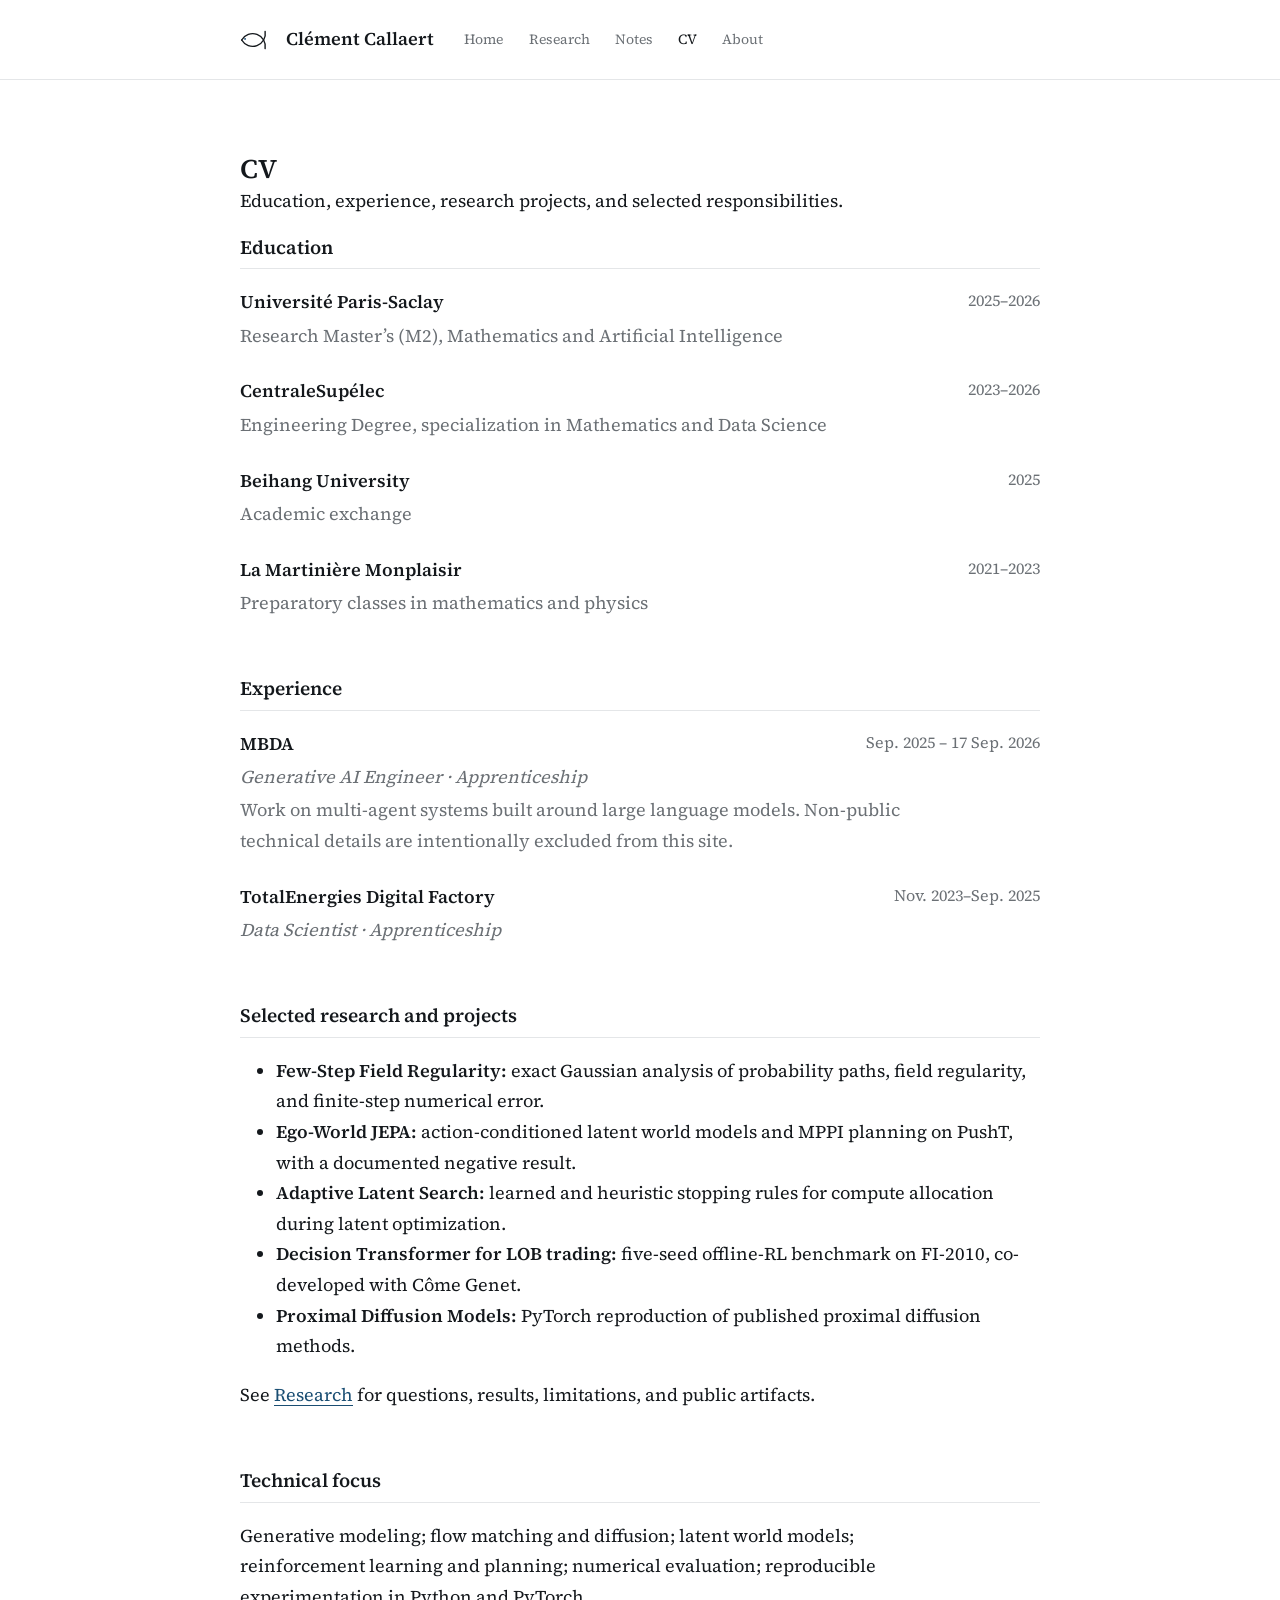
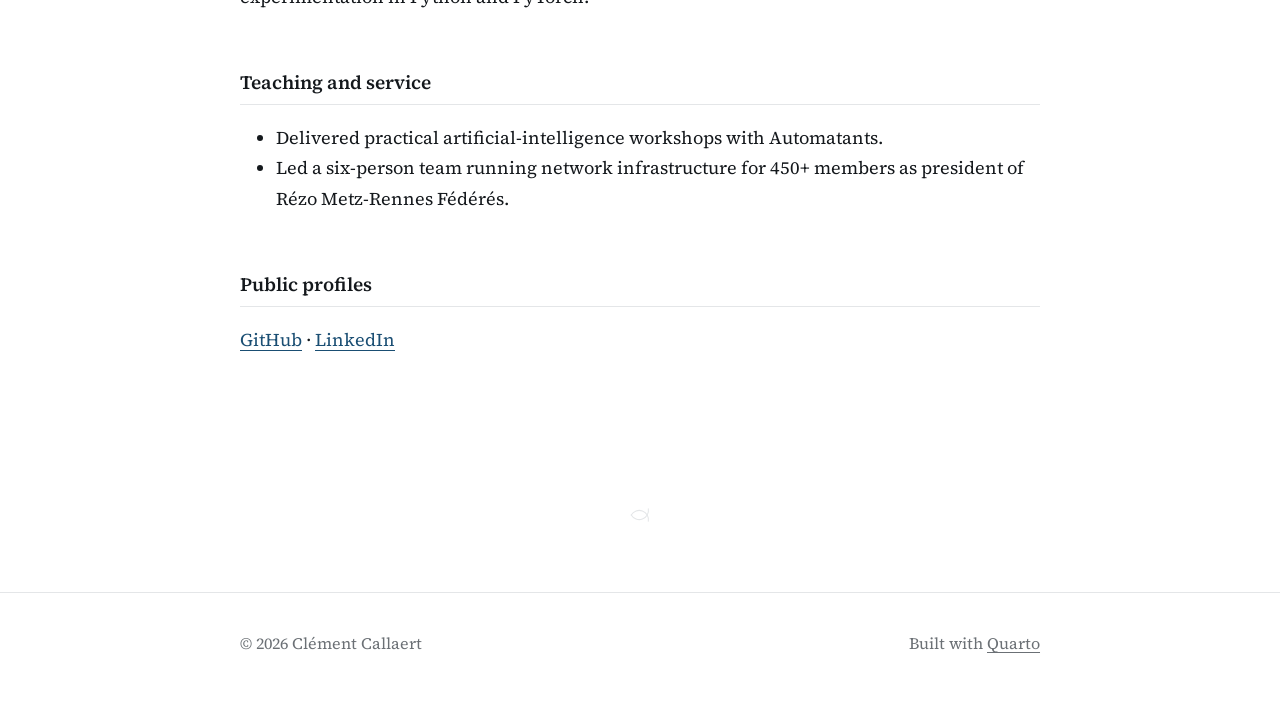
<file: cv.html>
<!DOCTYPE html>
<html xmlns="http://www.w3.org/1999/xhtml" lang="en" xml:lang="en"><head>

<meta charset="utf-8">
<meta name="generator" content="quarto-1.9.38">

<meta name="viewport" content="width=device-width, initial-scale=1.0, user-scalable=yes">

<meta name="description" content="Education, experience, research projects, and selected responsibilities.">

<title>CV – Clément Callaert</title>
<style>
/* Default styles provided by pandoc.
** See https://pandoc.org/MANUAL.html#variables-for-html for config info.
*/
code{white-space: pre-wrap;}
span.smallcaps{font-variant: small-caps;}
div.columns{display: flex; gap: min(4vw, 1.5em);}
div.column{flex: auto; overflow-x: auto;}
div.hanging-indent{margin-left: 1.5em; text-indent: -1.5em;}
ul.task-list{list-style: none;}
ul.task-list li input[type="checkbox"] {
  width: 0.8em;
  margin: 0 0.8em 0.2em -1em; /* quarto-specific, see https://github.com/quarto-dev/quarto-cli/issues/4556 */ 
  vertical-align: middle;
}
</style>


<script src="site_libs/quarto-nav/quarto-nav.js"></script>
<script src="site_libs/quarto-nav/headroom.min.js"></script>
<link href="./assets/mark-full.svg" rel="icon" type="image/svg+xml">
<script src="site_libs/clipboard/clipboard.min.js"></script>
<script src="site_libs/quarto-html/quarto.js" type="module"></script>
<script src="site_libs/quarto-html/tabsets/tabsets.js" type="module"></script>
<script src="site_libs/quarto-html/popper.min.js"></script>
<script src="site_libs/quarto-html/tippy.umd.min.js"></script>
<script src="site_libs/quarto-html/anchor.min.js"></script>
<link href="site_libs/quarto-html/tippy.css" rel="stylesheet">
<link href="site_libs/quarto-html/quarto-syntax-highlighting-1774dea34f1a3a8228b4caa369a9d48b.css" rel="stylesheet" id="quarto-text-highlighting-styles">
<script src="site_libs/bootstrap/bootstrap.min.js"></script>
<link href="site_libs/bootstrap/bootstrap-icons.css" rel="stylesheet">
<link href="site_libs/bootstrap/bootstrap-e7a9e4489d7c8ed53da9810214a2c9d9.min.css" rel="stylesheet" append-hash="true" id="quarto-bootstrap" data-mode="light">
<script id="quarto-search-options" type="application/json">{
  "language": {
    "search-no-results-text": "No results",
    "search-matching-documents-text": "matching documents",
    "search-copy-link-title": "Copy link to search",
    "search-hide-matches-text": "Hide additional matches",
    "search-more-match-text": "more match in this document",
    "search-more-matches-text": "more matches in this document",
    "search-clear-button-title": "Clear",
    "search-text-placeholder": "",
    "search-detached-cancel-button-title": "Cancel",
    "search-submit-button-title": "Submit",
    "search-label": "Search"
  }
}</script>


<link rel="stylesheet" href="styles.css">
<meta property="og:title" content="CV – Clément Callaert">
<meta property="og:description" content="Education, experience, research projects, and selected responsibilities.">
<meta property="og:site_name" content="Clément Callaert">
<meta name="twitter:title" content="CV – Clément Callaert">
<meta name="twitter:description" content="Education, experience, research projects, and selected responsibilities.">
<meta name="twitter:card" content="summary">
</head>

<body class="nav-fixed fullcontent quarto-light">

<div id="quarto-search-results"></div>
  <header id="quarto-header" class="headroom fixed-top">
    <nav class="navbar navbar-expand-lg " data-bs-theme="dark">
      <div class="navbar-container container-fluid">
      <div class="navbar-brand-container mx-auto">
    <a href="./index.html" class="navbar-brand navbar-brand-logo">
    <img src="./assets/mark.svg" alt="Clément Callaert" class="navbar-logo light-content">
    <img src="./assets/mark.svg" alt="Clément Callaert" class="navbar-logo dark-content">
    </a>
    <a class="navbar-brand" href="./index.html">
    <span class="navbar-title">Clément Callaert</span>
    </a>
  </div>
          <button class="navbar-toggler" type="button" data-bs-toggle="collapse" data-bs-target="#navbarCollapse" aria-controls="navbarCollapse" role="menu" aria-expanded="false" aria-label="Toggle navigation" onclick="if (window.quartoToggleHeadroom) { window.quartoToggleHeadroom(); }">
  <span class="navbar-toggler-icon"></span>
</button>
          <div class="collapse navbar-collapse" id="navbarCollapse">
            <ul class="navbar-nav navbar-nav-scroll me-auto">
  <li class="nav-item">
    <a class="nav-link" href="./index.html"> 
<span class="menu-text">Home</span></a>
  </li>  
  <li class="nav-item">
    <a class="nav-link" href="./research.html"> 
<span class="menu-text">Research</span></a>
  </li>  
  <li class="nav-item">
    <a class="nav-link" href="./writing.html"> 
<span class="menu-text">Notes</span></a>
  </li>  
  <li class="nav-item">
    <a class="nav-link active" href="./cv.html" aria-current="page"> 
<span class="menu-text">CV</span></a>
  </li>  
  <li class="nav-item">
    <a class="nav-link" href="./about.html"> 
<span class="menu-text">About</span></a>
  </li>  
</ul>
          </div> <!-- /navcollapse -->
            <div class="quarto-navbar-tools">
</div>
      </div> <!-- /container-fluid -->
    </nav>
</header>
<!-- content -->
<div id="quarto-content" class="quarto-container page-columns page-rows-contents page-layout-article page-navbar">
<!-- sidebar -->
<!-- margin-sidebar -->
    
<!-- main -->
<main class="content" id="quarto-document-content">

<header id="title-block-header" class="quarto-title-block default">
<div class="quarto-title">
<h1 class="title">CV</h1>
</div>

<div>
  <div class="description">
    Education, experience, research projects, and selected responsibilities.
  </div>
</div>


<div class="quarto-title-meta">

    
  
    
  </div>
  


</header>


<section id="education" class="level2">
<h2 class="anchored" data-anchor-id="education">Education</h2>
<div class="cv-list">
<div class="cv-item">
<div class="cv-item__head">
<p><strong>Université Paris-Saclay</strong> <span>2025–2026</span></p>
</div>
<p>Research Master’s (M2), Mathematics and Artificial Intelligence</p>
</div>
<div class="cv-item">
<div class="cv-item__head">
<p><strong>CentraleSupélec</strong> <span>2023–2026</span></p>
</div>
<p>Engineering Degree, specialization in Mathematics and Data Science</p>
</div>
<div class="cv-item">
<div class="cv-item__head">
<p><strong>Beihang University</strong> <span>2025</span></p>
</div>
<p>Academic exchange</p>
</div>
<div class="cv-item">
<div class="cv-item__head">
<p><strong>La Martinière Monplaisir</strong> <span>2021–2023</span></p>
</div>
<p>Preparatory classes in mathematics and physics</p>
</div>
</div>
</section>
<section id="experience" class="level2">
<h2 class="anchored" data-anchor-id="experience">Experience</h2>
<div class="cv-list">
<div class="cv-item">
<div class="cv-item__head">
<!-- Provenance: owner-supplied by Clément Callaert in the audit-application approval, 2026-09-05; confirms the MBDA apprenticeship start in September 2025 and end on 17 September 2026. No repository artifact claimed. -->
<p><strong>MBDA</strong> <span>Sep.&nbsp;2025 – 17 Sep.&nbsp;2026</span></p>
</div>
<p><em>Generative AI Engineer · Apprenticeship</em></p>
<p>Work on multi-agent systems built around large language models. Non-public technical details are intentionally excluded from this site.</p>
</div>
<div class="cv-item">
<div class="cv-item__head">
<p><strong>TotalEnergies Digital Factory</strong> <span>Nov.&nbsp;2023–Sep.&nbsp;2025</span></p>
</div>
<p><em>Data Scientist · Apprenticeship</em></p>
</div>
</div>
</section>
<section id="selected-research-and-projects" class="level2">
<h2 class="anchored" data-anchor-id="selected-research-and-projects">Selected research and projects</h2>
<div class="cv-projects">
<ul>
<li><strong>Few-Step Field Regularity:</strong> exact Gaussian analysis of probability paths, field regularity, and finite-step numerical error.</li>
<li><strong>Ego-World JEPA:</strong> action-conditioned latent world models and MPPI planning on PushT, with a documented negative result.</li>
<li><strong>Adaptive Latent Search:</strong> learned and heuristic stopping rules for compute allocation during latent optimization.</li>
<li><strong>Decision Transformer for LOB trading:</strong> five-seed offline-RL benchmark on FI-2010, co-developed with Côme Genet.</li>
<li><strong>Proximal Diffusion Models:</strong> PyTorch reproduction of published proximal diffusion methods.</li>
</ul>
</div>
<p>See <a href="./research.html">Research</a> for questions, results, limitations, and public artifacts.</p>
</section>
<section id="technical-focus" class="level2">
<h2 class="anchored" data-anchor-id="technical-focus">Technical focus</h2>
<div class="technical-focus">
<p>Generative modeling; flow matching and diffusion; latent world models; reinforcement learning and planning; numerical evaluation; reproducible experimentation in Python and PyTorch.</p>
</div>
</section>
<section id="teaching-and-service" class="level2">
<h2 class="anchored" data-anchor-id="teaching-and-service">Teaching and service</h2>
<ul>
<li>Delivered practical artificial-intelligence workshops with Automatants.</li>
<li>Led a six-person team running network infrastructure for 450+ members as president of Rézo Metz-Rennes Fédérés.</li>
</ul>
</section>
<section id="public-profiles" class="level2">
<h2 class="anchored" data-anchor-id="public-profiles">Public profiles</h2>
<p><a href="https://github.com/clement-callaert">GitHub</a> · <a href="https://www.linkedin.com/in/clement-callaert">LinkedIn</a></p>


</section>

</main> <!-- /main -->
<div class="end-mark" aria-hidden="true">
  <svg xmlns="http://www.w3.org/2000/svg" viewbox="14 6 64 52" focusable="false">
    <g fill="none" stroke-width="3.33" stroke-linecap="round" stroke-linejoin="round">
      <path d="M18.02 32A30 30 0 0 1 73.54 52.21"></path>
      <path d="M18.02 32A30 30 0 0 0 73.54 11.79"></path>
    </g>
  </svg>
</div>
<script id="quarto-html-after-body" type="application/javascript">
  window.document.addEventListener("DOMContentLoaded", function (event) {
    const icon = "";
    const anchorJS = new window.AnchorJS();
    anchorJS.options = {
      placement: 'right',
      icon: icon
    };
    anchorJS.add('.anchored');
    const isCodeAnnotation = (el) => {
      for (const clz of el.classList) {
        if (clz.startsWith('code-annotation-')) {                     
          return true;
        }
      }
      return false;
    }
    const onCopySuccess = function(e) {
      // button target
      const button = e.trigger;
      // don't keep focus
      button.blur();
      // flash "checked"
      button.classList.add('code-copy-button-checked');
      var currentTitle = button.getAttribute("title");
      button.setAttribute("title", "Copied!");
      let tooltip;
      if (window.bootstrap) {
        button.setAttribute("data-bs-toggle", "tooltip");
        button.setAttribute("data-bs-placement", "left");
        button.setAttribute("data-bs-title", "Copied!");
        tooltip = new bootstrap.Tooltip(button, 
          { trigger: "manual", 
            customClass: "code-copy-button-tooltip",
            offset: [0, -8]});
        tooltip.show();    
      }
      setTimeout(function() {
        if (tooltip) {
          tooltip.hide();
          button.removeAttribute("data-bs-title");
          button.removeAttribute("data-bs-toggle");
          button.removeAttribute("data-bs-placement");
        }
        button.setAttribute("title", currentTitle);
        button.classList.remove('code-copy-button-checked');
      }, 1000);
      // clear code selection
      e.clearSelection();
    }
    const getTextToCopy = function(trigger) {
      const outerScaffold = trigger.parentElement.cloneNode(true);
      const codeEl = outerScaffold.querySelector('code');
      for (const childEl of codeEl.children) {
        if (isCodeAnnotation(childEl)) {
          childEl.remove();
        }
      }
      return codeEl.innerText;
    }
    const clipboard = new window.ClipboardJS('.code-copy-button:not([data-in-quarto-modal])', {
      text: getTextToCopy
    });
    clipboard.on('success', onCopySuccess);
    if (window.document.getElementById('quarto-embedded-source-code-modal')) {
      const clipboardModal = new window.ClipboardJS('.code-copy-button[data-in-quarto-modal]', {
        text: getTextToCopy,
        container: window.document.getElementById('quarto-embedded-source-code-modal')
      });
      clipboardModal.on('success', onCopySuccess);
    }
      var localhostRegex = new RegExp(/^(?:http|https):\/\/localhost\:?[0-9]*\//);
      var mailtoRegex = new RegExp(/^mailto:/);
        var filterRegex = new RegExp("https:\/\/clementcallaert\.com");
      var isInternal = (href) => {
          return filterRegex.test(href) || localhostRegex.test(href) || mailtoRegex.test(href);
      }
      // Inspect non-navigation links and adorn them if external
     var links = window.document.querySelectorAll('a[href]:not(.nav-link):not(.navbar-brand):not(.toc-action):not(.sidebar-link):not(.sidebar-item-toggle):not(.pagination-link):not(.no-external):not([aria-hidden]):not(.dropdown-item):not(.quarto-navigation-tool):not(.about-link)');
      for (var i=0; i<links.length; i++) {
        const link = links[i];
        if (!isInternal(link.href)) {
          // undo the damage that might have been done by quarto-nav.js in the case of
          // links that we want to consider external
          if (link.dataset.originalHref !== undefined) {
            link.href = link.dataset.originalHref;
          }
        }
      }
    function tippyHover(el, contentFn, onTriggerFn, onUntriggerFn) {
      const config = {
        allowHTML: true,
        maxWidth: 500,
        delay: 100,
        arrow: false,
        appendTo: function(el) {
            return el.parentElement;
        },
        interactive: true,
        interactiveBorder: 10,
        theme: 'quarto',
        placement: 'bottom-start',
      };
      if (contentFn) {
        config.content = contentFn;
      }
      if (onTriggerFn) {
        config.onTrigger = onTriggerFn;
      }
      if (onUntriggerFn) {
        config.onUntrigger = onUntriggerFn;
      }
      window.tippy(el, config); 
    }
    const noterefs = window.document.querySelectorAll('a[role="doc-noteref"]');
    for (var i=0; i<noterefs.length; i++) {
      const ref = noterefs[i];
      tippyHover(ref, function() {
        // use id or data attribute instead here
        let href = ref.getAttribute('data-footnote-href') || ref.getAttribute('href');
        try { href = new URL(href).hash; } catch {}
        const id = href.replace(/^#\/?/, "");
        const note = window.document.getElementById(id);
        if (note) {
          return note.innerHTML;
        } else {
          return "";
        }
      });
    }
    const xrefs = window.document.querySelectorAll('a.quarto-xref');
    const processXRef = (id, note) => {
      // Strip column container classes
      const stripColumnClz = (el) => {
        el.classList.remove("page-full", "page-columns");
        if (el.children) {
          for (const child of el.children) {
            stripColumnClz(child);
          }
        }
      }
      stripColumnClz(note)
      if (id === null || id.startsWith('sec-')) {
        // Special case sections, only their first couple elements
        const container = document.createElement("div");
        if (note.children && note.children.length > 2) {
          container.appendChild(note.children[0].cloneNode(true));
          for (let i = 1; i < note.children.length; i++) {
            const child = note.children[i];
            if (child.tagName === "P" && child.innerText === "") {
              continue;
            } else {
              container.appendChild(child.cloneNode(true));
              break;
            }
          }
          if (window.Quarto?.typesetMath) {
            window.Quarto.typesetMath(container);
          }
          return container.innerHTML
        } else {
          if (window.Quarto?.typesetMath) {
            window.Quarto.typesetMath(note);
          }
          return note.innerHTML;
        }
      } else {
        // Remove any anchor links if they are present
        const anchorLink = note.querySelector('a.anchorjs-link');
        if (anchorLink) {
          anchorLink.remove();
        }
        if (window.Quarto?.typesetMath) {
          window.Quarto.typesetMath(note);
        }
        if (note.classList.contains("callout")) {
          return note.outerHTML;
        } else {
          return note.innerHTML;
        }
      }
    }
    for (var i=0; i<xrefs.length; i++) {
      const xref = xrefs[i];
      tippyHover(xref, undefined, function(instance) {
        instance.disable();
        let url = xref.getAttribute('href');
        let hash = undefined; 
        if (url.startsWith('#')) {
          hash = url;
        } else {
          try { hash = new URL(url).hash; } catch {}
        }
        if (hash) {
          const id = hash.replace(/^#\/?/, "");
          const note = window.document.getElementById(id);
          if (note !== null) {
            try {
              const html = processXRef(id, note.cloneNode(true));
              instance.setContent(html);
            } finally {
              instance.enable();
              instance.show();
            }
          } else {
            // See if we can fetch this
            fetch(url.split('#')[0])
            .then(res => res.text())
            .then(html => {
              const parser = new DOMParser();
              const htmlDoc = parser.parseFromString(html, "text/html");
              const note = htmlDoc.getElementById(id);
              if (note !== null) {
                const html = processXRef(id, note);
                instance.setContent(html);
              } 
            }).finally(() => {
              instance.enable();
              instance.show();
            });
          }
        } else {
          // See if we can fetch a full url (with no hash to target)
          // This is a special case and we should probably do some content thinning / targeting
          fetch(url)
          .then(res => res.text())
          .then(html => {
            const parser = new DOMParser();
            const htmlDoc = parser.parseFromString(html, "text/html");
            const note = htmlDoc.querySelector('main.content');
            if (note !== null) {
              // This should only happen for chapter cross references
              // (since there is no id in the URL)
              // remove the first header
              if (note.children.length > 0 && note.children[0].tagName === "HEADER") {
                note.children[0].remove();
              }
              const html = processXRef(null, note);
              instance.setContent(html);
            } 
          }).finally(() => {
            instance.enable();
            instance.show();
          });
        }
      }, function(instance) {
      });
    }
        let selectedAnnoteEl;
        const selectorForAnnotation = ( cell, annotation) => {
          let cellAttr = 'data-code-cell="' + cell + '"';
          let lineAttr = 'data-code-annotation="' +  annotation + '"';
          const selector = 'span[' + cellAttr + '][' + lineAttr + ']';
          return selector;
        }
        const selectCodeLines = (annoteEl) => {
          const doc = window.document;
          const targetCell = annoteEl.getAttribute("data-target-cell");
          const targetAnnotation = annoteEl.getAttribute("data-target-annotation");
          const annoteSpan = window.document.querySelector(selectorForAnnotation(targetCell, targetAnnotation));
          const lines = annoteSpan.getAttribute("data-code-lines").split(",");
          const lineIds = lines.map((line) => {
            return targetCell + "-" + line;
          })
          let top = null;
          let height = null;
          let parent = null;
          if (lineIds.length > 0) {
              //compute the position of the single el (top and bottom and make a div)
              const el = window.document.getElementById(lineIds[0]);
              top = el.offsetTop;
              height = el.offsetHeight;
              parent = el.parentElement.parentElement;
            if (lineIds.length > 1) {
              const lastEl = window.document.getElementById(lineIds[lineIds.length - 1]);
              const bottom = lastEl.offsetTop + lastEl.offsetHeight;
              height = bottom - top;
            }
            if (top !== null && height !== null && parent !== null) {
              // cook up a div (if necessary) and position it 
              let div = window.document.getElementById("code-annotation-line-highlight");
              if (div === null) {
                div = window.document.createElement("div");
                div.setAttribute("id", "code-annotation-line-highlight");
                div.style.position = 'absolute';
                parent.appendChild(div);
              }
              div.style.top = top - 2 + "px";
              div.style.height = height + 4 + "px";
              div.style.left = 0;
              let gutterDiv = window.document.getElementById("code-annotation-line-highlight-gutter");
              if (gutterDiv === null) {
                gutterDiv = window.document.createElement("div");
                gutterDiv.setAttribute("id", "code-annotation-line-highlight-gutter");
                gutterDiv.style.position = 'absolute';
                const codeCell = window.document.getElementById(targetCell);
                const gutter = codeCell.querySelector('.code-annotation-gutter');
                gutter.appendChild(gutterDiv);
              }
              gutterDiv.style.top = top - 2 + "px";
              gutterDiv.style.height = height + 4 + "px";
            }
            selectedAnnoteEl = annoteEl;
          }
        };
        const unselectCodeLines = () => {
          const elementsIds = ["code-annotation-line-highlight", "code-annotation-line-highlight-gutter"];
          elementsIds.forEach((elId) => {
            const div = window.document.getElementById(elId);
            if (div) {
              div.remove();
            }
          });
          selectedAnnoteEl = undefined;
        };
          // Handle positioning of the toggle
      window.addEventListener(
        "resize",
        throttle(() => {
          elRect = undefined;
          if (selectedAnnoteEl) {
            selectCodeLines(selectedAnnoteEl);
          }
        }, 10)
      );
      function throttle(fn, ms) {
      let throttle = false;
      let timer;
        return (...args) => {
          if(!throttle) { // first call gets through
              fn.apply(this, args);
              throttle = true;
          } else { // all the others get throttled
              if(timer) clearTimeout(timer); // cancel #2
              timer = setTimeout(() => {
                fn.apply(this, args);
                timer = throttle = false;
              }, ms);
          }
        };
      }
        // Attach click handler to the DT
        const annoteDls = window.document.querySelectorAll('dt[data-target-cell]');
        for (const annoteDlNode of annoteDls) {
          annoteDlNode.addEventListener('click', (event) => {
            const clickedEl = event.target;
            if (clickedEl !== selectedAnnoteEl) {
              unselectCodeLines();
              const activeEl = window.document.querySelector('dt[data-target-cell].code-annotation-active');
              if (activeEl) {
                activeEl.classList.remove('code-annotation-active');
              }
              selectCodeLines(clickedEl);
              clickedEl.classList.add('code-annotation-active');
            } else {
              // Unselect the line
              unselectCodeLines();
              clickedEl.classList.remove('code-annotation-active');
            }
          });
        }
    const findCites = (el) => {
      const parentEl = el.parentElement;
      if (parentEl) {
        const cites = parentEl.dataset.cites;
        if (cites) {
          return {
            el,
            cites: cites.split(' ')
          };
        } else {
          return findCites(el.parentElement)
        }
      } else {
        return undefined;
      }
    };
    var bibliorefs = window.document.querySelectorAll('a[role="doc-biblioref"]');
    for (var i=0; i<bibliorefs.length; i++) {
      const ref = bibliorefs[i];
      const citeInfo = findCites(ref);
      if (citeInfo) {
        tippyHover(citeInfo.el, function() {
          var popup = window.document.createElement('div');
          citeInfo.cites.forEach(function(cite) {
            var citeDiv = window.document.createElement('div');
            citeDiv.classList.add('hanging-indent');
            citeDiv.classList.add('csl-entry');
            var biblioDiv = window.document.getElementById('ref-' + cite);
            if (biblioDiv) {
              citeDiv.innerHTML = biblioDiv.innerHTML;
            }
            popup.appendChild(citeDiv);
          });
          return popup.innerHTML;
        });
      }
    }
  });
  </script>
</div> <!-- /content -->
<footer class="footer">
  <div class="nav-footer">
    <div class="nav-footer-left">
<p>© 2026 Clément Callaert</p>
</div>   
    <div class="nav-footer-center">
      &nbsp;
    </div>
    <div class="nav-footer-right">
<p>Built with <a href="https://quarto.org/">Quarto</a></p>
</div>
  </div>
</footer>




</body></html>
</file>
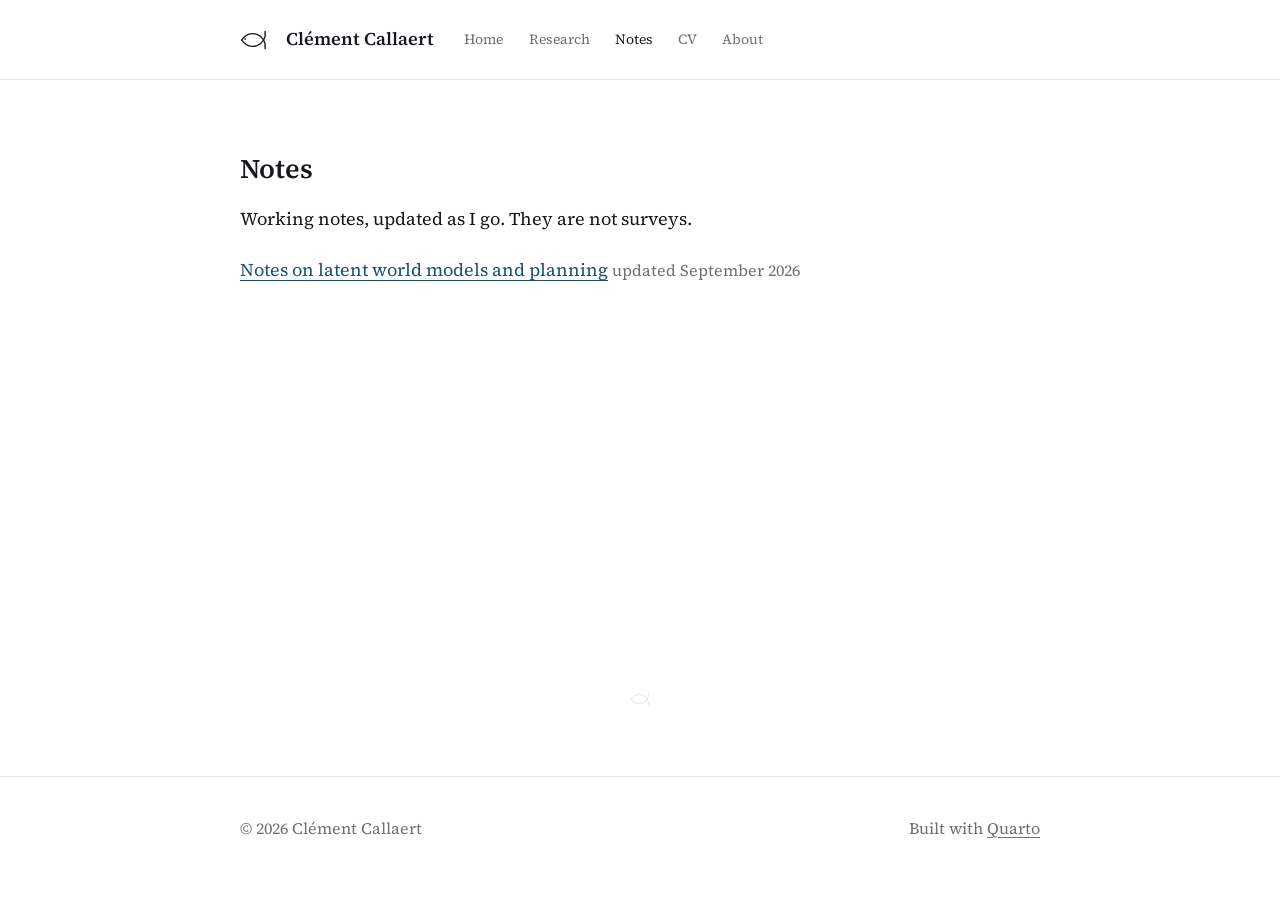
<file: writing.html>
<!DOCTYPE html>
<html xmlns="http://www.w3.org/1999/xhtml" lang="en" xml:lang="en"><head>

<meta charset="utf-8">
<meta name="generator" content="quarto-1.9.38">

<meta name="viewport" content="width=device-width, initial-scale=1.0, user-scalable=yes">


<title>Notes – Clément Callaert</title>
<style>
/* Default styles provided by pandoc.
** See https://pandoc.org/MANUAL.html#variables-for-html for config info.
*/
code{white-space: pre-wrap;}
span.smallcaps{font-variant: small-caps;}
div.columns{display: flex; gap: min(4vw, 1.5em);}
div.column{flex: auto; overflow-x: auto;}
div.hanging-indent{margin-left: 1.5em; text-indent: -1.5em;}
ul.task-list{list-style: none;}
ul.task-list li input[type="checkbox"] {
  width: 0.8em;
  margin: 0 0.8em 0.2em -1em; /* quarto-specific, see https://github.com/quarto-dev/quarto-cli/issues/4556 */ 
  vertical-align: middle;
}
</style>


<script src="site_libs/quarto-nav/quarto-nav.js"></script>
<script src="site_libs/quarto-nav/headroom.min.js"></script>
<link href="./assets/mark-full.svg" rel="icon" type="image/svg+xml">
<script src="site_libs/clipboard/clipboard.min.js"></script>
<script src="site_libs/quarto-html/quarto.js" type="module"></script>
<script src="site_libs/quarto-html/tabsets/tabsets.js" type="module"></script>
<script src="site_libs/quarto-html/popper.min.js"></script>
<script src="site_libs/quarto-html/tippy.umd.min.js"></script>
<script src="site_libs/quarto-html/anchor.min.js"></script>
<link href="site_libs/quarto-html/tippy.css" rel="stylesheet">
<link href="site_libs/quarto-html/quarto-syntax-highlighting-1774dea34f1a3a8228b4caa369a9d48b.css" rel="stylesheet" id="quarto-text-highlighting-styles">
<script src="site_libs/bootstrap/bootstrap.min.js"></script>
<link href="site_libs/bootstrap/bootstrap-icons.css" rel="stylesheet">
<link href="site_libs/bootstrap/bootstrap-e7a9e4489d7c8ed53da9810214a2c9d9.min.css" rel="stylesheet" append-hash="true" id="quarto-bootstrap" data-mode="light">
<script id="quarto-search-options" type="application/json">{
  "language": {
    "search-no-results-text": "No results",
    "search-matching-documents-text": "matching documents",
    "search-copy-link-title": "Copy link to search",
    "search-hide-matches-text": "Hide additional matches",
    "search-more-match-text": "more match in this document",
    "search-more-matches-text": "more matches in this document",
    "search-clear-button-title": "Clear",
    "search-text-placeholder": "",
    "search-detached-cancel-button-title": "Cancel",
    "search-submit-button-title": "Submit",
    "search-label": "Search"
  }
}</script>


<link rel="stylesheet" href="styles.css">
<meta property="og:title" content="Notes">
<meta property="og:description" content="Research on generative and world models under finite compute.">
<meta property="og:site_name" content="Clément Callaert">
<meta name="twitter:title" content="Notes">
<meta name="twitter:description" content="Research on generative and world models under finite compute.">
<meta name="twitter:card" content="summary">
</head>

<body class="nav-fixed fullcontent quarto-light">

<div id="quarto-search-results"></div>
  <header id="quarto-header" class="headroom fixed-top">
    <nav class="navbar navbar-expand-lg " data-bs-theme="dark">
      <div class="navbar-container container-fluid">
      <div class="navbar-brand-container mx-auto">
    <a href="./index.html" class="navbar-brand navbar-brand-logo">
    <img src="./assets/mark.svg" alt="Clément Callaert" class="navbar-logo light-content">
    <img src="./assets/mark.svg" alt="Clément Callaert" class="navbar-logo dark-content">
    </a>
    <a class="navbar-brand" href="./index.html">
    <span class="navbar-title">Clément Callaert</span>
    </a>
  </div>
          <button class="navbar-toggler" type="button" data-bs-toggle="collapse" data-bs-target="#navbarCollapse" aria-controls="navbarCollapse" role="menu" aria-expanded="false" aria-label="Toggle navigation" onclick="if (window.quartoToggleHeadroom) { window.quartoToggleHeadroom(); }">
  <span class="navbar-toggler-icon"></span>
</button>
          <div class="collapse navbar-collapse" id="navbarCollapse">
            <ul class="navbar-nav navbar-nav-scroll me-auto">
  <li class="nav-item">
    <a class="nav-link" href="./index.html"> 
<span class="menu-text">Home</span></a>
  </li>  
  <li class="nav-item">
    <a class="nav-link" href="./research.html"> 
<span class="menu-text">Research</span></a>
  </li>  
  <li class="nav-item">
    <a class="nav-link active" href="./writing.html" aria-current="page"> 
<span class="menu-text">Notes</span></a>
  </li>  
  <li class="nav-item">
    <a class="nav-link" href="./cv.html"> 
<span class="menu-text">CV</span></a>
  </li>  
  <li class="nav-item">
    <a class="nav-link" href="./about.html"> 
<span class="menu-text">About</span></a>
  </li>  
</ul>
          </div> <!-- /navcollapse -->
            <div class="quarto-navbar-tools">
</div>
      </div> <!-- /container-fluid -->
    </nav>
</header>
<!-- content -->
<div id="quarto-content" class="quarto-container page-columns page-rows-contents page-layout-article page-navbar">
<!-- sidebar -->
<!-- margin-sidebar -->
    
<!-- main -->
<main class="content" id="quarto-document-content">

<header id="title-block-header" class="quarto-title-block default">
<div class="quarto-title">
<h1 class="title">Notes</h1>
</div>



<div class="quarto-title-meta">

    
  
    
  </div>
  


</header>


<p>Working notes, updated as I go. They are not surveys.</p>
<p><a href="./notes/world-models-and-planning.html">Notes on latent world models and planning</a> <span class="muted">updated September 2026</span></p>



</main> <!-- /main -->
<div class="end-mark" aria-hidden="true">
  <svg xmlns="http://www.w3.org/2000/svg" viewbox="14 6 64 52" focusable="false">
    <g fill="none" stroke-width="3.33" stroke-linecap="round" stroke-linejoin="round">
      <path d="M18.02 32A30 30 0 0 1 73.54 52.21"></path>
      <path d="M18.02 32A30 30 0 0 0 73.54 11.79"></path>
    </g>
  </svg>
</div>
<script id="quarto-html-after-body" type="application/javascript">
  window.document.addEventListener("DOMContentLoaded", function (event) {
    const icon = "";
    const anchorJS = new window.AnchorJS();
    anchorJS.options = {
      placement: 'right',
      icon: icon
    };
    anchorJS.add('.anchored');
    const isCodeAnnotation = (el) => {
      for (const clz of el.classList) {
        if (clz.startsWith('code-annotation-')) {                     
          return true;
        }
      }
      return false;
    }
    const onCopySuccess = function(e) {
      // button target
      const button = e.trigger;
      // don't keep focus
      button.blur();
      // flash "checked"
      button.classList.add('code-copy-button-checked');
      var currentTitle = button.getAttribute("title");
      button.setAttribute("title", "Copied!");
      let tooltip;
      if (window.bootstrap) {
        button.setAttribute("data-bs-toggle", "tooltip");
        button.setAttribute("data-bs-placement", "left");
        button.setAttribute("data-bs-title", "Copied!");
        tooltip = new bootstrap.Tooltip(button, 
          { trigger: "manual", 
            customClass: "code-copy-button-tooltip",
            offset: [0, -8]});
        tooltip.show();    
      }
      setTimeout(function() {
        if (tooltip) {
          tooltip.hide();
          button.removeAttribute("data-bs-title");
          button.removeAttribute("data-bs-toggle");
          button.removeAttribute("data-bs-placement");
        }
        button.setAttribute("title", currentTitle);
        button.classList.remove('code-copy-button-checked');
      }, 1000);
      // clear code selection
      e.clearSelection();
    }
    const getTextToCopy = function(trigger) {
      const outerScaffold = trigger.parentElement.cloneNode(true);
      const codeEl = outerScaffold.querySelector('code');
      for (const childEl of codeEl.children) {
        if (isCodeAnnotation(childEl)) {
          childEl.remove();
        }
      }
      return codeEl.innerText;
    }
    const clipboard = new window.ClipboardJS('.code-copy-button:not([data-in-quarto-modal])', {
      text: getTextToCopy
    });
    clipboard.on('success', onCopySuccess);
    if (window.document.getElementById('quarto-embedded-source-code-modal')) {
      const clipboardModal = new window.ClipboardJS('.code-copy-button[data-in-quarto-modal]', {
        text: getTextToCopy,
        container: window.document.getElementById('quarto-embedded-source-code-modal')
      });
      clipboardModal.on('success', onCopySuccess);
    }
      var localhostRegex = new RegExp(/^(?:http|https):\/\/localhost\:?[0-9]*\//);
      var mailtoRegex = new RegExp(/^mailto:/);
        var filterRegex = new RegExp("https:\/\/clementcallaert\.com");
      var isInternal = (href) => {
          return filterRegex.test(href) || localhostRegex.test(href) || mailtoRegex.test(href);
      }
      // Inspect non-navigation links and adorn them if external
     var links = window.document.querySelectorAll('a[href]:not(.nav-link):not(.navbar-brand):not(.toc-action):not(.sidebar-link):not(.sidebar-item-toggle):not(.pagination-link):not(.no-external):not([aria-hidden]):not(.dropdown-item):not(.quarto-navigation-tool):not(.about-link)');
      for (var i=0; i<links.length; i++) {
        const link = links[i];
        if (!isInternal(link.href)) {
          // undo the damage that might have been done by quarto-nav.js in the case of
          // links that we want to consider external
          if (link.dataset.originalHref !== undefined) {
            link.href = link.dataset.originalHref;
          }
        }
      }
    function tippyHover(el, contentFn, onTriggerFn, onUntriggerFn) {
      const config = {
        allowHTML: true,
        maxWidth: 500,
        delay: 100,
        arrow: false,
        appendTo: function(el) {
            return el.parentElement;
        },
        interactive: true,
        interactiveBorder: 10,
        theme: 'quarto',
        placement: 'bottom-start',
      };
      if (contentFn) {
        config.content = contentFn;
      }
      if (onTriggerFn) {
        config.onTrigger = onTriggerFn;
      }
      if (onUntriggerFn) {
        config.onUntrigger = onUntriggerFn;
      }
      window.tippy(el, config); 
    }
    const noterefs = window.document.querySelectorAll('a[role="doc-noteref"]');
    for (var i=0; i<noterefs.length; i++) {
      const ref = noterefs[i];
      tippyHover(ref, function() {
        // use id or data attribute instead here
        let href = ref.getAttribute('data-footnote-href') || ref.getAttribute('href');
        try { href = new URL(href).hash; } catch {}
        const id = href.replace(/^#\/?/, "");
        const note = window.document.getElementById(id);
        if (note) {
          return note.innerHTML;
        } else {
          return "";
        }
      });
    }
    const xrefs = window.document.querySelectorAll('a.quarto-xref');
    const processXRef = (id, note) => {
      // Strip column container classes
      const stripColumnClz = (el) => {
        el.classList.remove("page-full", "page-columns");
        if (el.children) {
          for (const child of el.children) {
            stripColumnClz(child);
          }
        }
      }
      stripColumnClz(note)
      if (id === null || id.startsWith('sec-')) {
        // Special case sections, only their first couple elements
        const container = document.createElement("div");
        if (note.children && note.children.length > 2) {
          container.appendChild(note.children[0].cloneNode(true));
          for (let i = 1; i < note.children.length; i++) {
            const child = note.children[i];
            if (child.tagName === "P" && child.innerText === "") {
              continue;
            } else {
              container.appendChild(child.cloneNode(true));
              break;
            }
          }
          if (window.Quarto?.typesetMath) {
            window.Quarto.typesetMath(container);
          }
          return container.innerHTML
        } else {
          if (window.Quarto?.typesetMath) {
            window.Quarto.typesetMath(note);
          }
          return note.innerHTML;
        }
      } else {
        // Remove any anchor links if they are present
        const anchorLink = note.querySelector('a.anchorjs-link');
        if (anchorLink) {
          anchorLink.remove();
        }
        if (window.Quarto?.typesetMath) {
          window.Quarto.typesetMath(note);
        }
        if (note.classList.contains("callout")) {
          return note.outerHTML;
        } else {
          return note.innerHTML;
        }
      }
    }
    for (var i=0; i<xrefs.length; i++) {
      const xref = xrefs[i];
      tippyHover(xref, undefined, function(instance) {
        instance.disable();
        let url = xref.getAttribute('href');
        let hash = undefined; 
        if (url.startsWith('#')) {
          hash = url;
        } else {
          try { hash = new URL(url).hash; } catch {}
        }
        if (hash) {
          const id = hash.replace(/^#\/?/, "");
          const note = window.document.getElementById(id);
          if (note !== null) {
            try {
              const html = processXRef(id, note.cloneNode(true));
              instance.setContent(html);
            } finally {
              instance.enable();
              instance.show();
            }
          } else {
            // See if we can fetch this
            fetch(url.split('#')[0])
            .then(res => res.text())
            .then(html => {
              const parser = new DOMParser();
              const htmlDoc = parser.parseFromString(html, "text/html");
              const note = htmlDoc.getElementById(id);
              if (note !== null) {
                const html = processXRef(id, note);
                instance.setContent(html);
              } 
            }).finally(() => {
              instance.enable();
              instance.show();
            });
          }
        } else {
          // See if we can fetch a full url (with no hash to target)
          // This is a special case and we should probably do some content thinning / targeting
          fetch(url)
          .then(res => res.text())
          .then(html => {
            const parser = new DOMParser();
            const htmlDoc = parser.parseFromString(html, "text/html");
            const note = htmlDoc.querySelector('main.content');
            if (note !== null) {
              // This should only happen for chapter cross references
              // (since there is no id in the URL)
              // remove the first header
              if (note.children.length > 0 && note.children[0].tagName === "HEADER") {
                note.children[0].remove();
              }
              const html = processXRef(null, note);
              instance.setContent(html);
            } 
          }).finally(() => {
            instance.enable();
            instance.show();
          });
        }
      }, function(instance) {
      });
    }
        let selectedAnnoteEl;
        const selectorForAnnotation = ( cell, annotation) => {
          let cellAttr = 'data-code-cell="' + cell + '"';
          let lineAttr = 'data-code-annotation="' +  annotation + '"';
          const selector = 'span[' + cellAttr + '][' + lineAttr + ']';
          return selector;
        }
        const selectCodeLines = (annoteEl) => {
          const doc = window.document;
          const targetCell = annoteEl.getAttribute("data-target-cell");
          const targetAnnotation = annoteEl.getAttribute("data-target-annotation");
          const annoteSpan = window.document.querySelector(selectorForAnnotation(targetCell, targetAnnotation));
          const lines = annoteSpan.getAttribute("data-code-lines").split(",");
          const lineIds = lines.map((line) => {
            return targetCell + "-" + line;
          })
          let top = null;
          let height = null;
          let parent = null;
          if (lineIds.length > 0) {
              //compute the position of the single el (top and bottom and make a div)
              const el = window.document.getElementById(lineIds[0]);
              top = el.offsetTop;
              height = el.offsetHeight;
              parent = el.parentElement.parentElement;
            if (lineIds.length > 1) {
              const lastEl = window.document.getElementById(lineIds[lineIds.length - 1]);
              const bottom = lastEl.offsetTop + lastEl.offsetHeight;
              height = bottom - top;
            }
            if (top !== null && height !== null && parent !== null) {
              // cook up a div (if necessary) and position it 
              let div = window.document.getElementById("code-annotation-line-highlight");
              if (div === null) {
                div = window.document.createElement("div");
                div.setAttribute("id", "code-annotation-line-highlight");
                div.style.position = 'absolute';
                parent.appendChild(div);
              }
              div.style.top = top - 2 + "px";
              div.style.height = height + 4 + "px";
              div.style.left = 0;
              let gutterDiv = window.document.getElementById("code-annotation-line-highlight-gutter");
              if (gutterDiv === null) {
                gutterDiv = window.document.createElement("div");
                gutterDiv.setAttribute("id", "code-annotation-line-highlight-gutter");
                gutterDiv.style.position = 'absolute';
                const codeCell = window.document.getElementById(targetCell);
                const gutter = codeCell.querySelector('.code-annotation-gutter');
                gutter.appendChild(gutterDiv);
              }
              gutterDiv.style.top = top - 2 + "px";
              gutterDiv.style.height = height + 4 + "px";
            }
            selectedAnnoteEl = annoteEl;
          }
        };
        const unselectCodeLines = () => {
          const elementsIds = ["code-annotation-line-highlight", "code-annotation-line-highlight-gutter"];
          elementsIds.forEach((elId) => {
            const div = window.document.getElementById(elId);
            if (div) {
              div.remove();
            }
          });
          selectedAnnoteEl = undefined;
        };
          // Handle positioning of the toggle
      window.addEventListener(
        "resize",
        throttle(() => {
          elRect = undefined;
          if (selectedAnnoteEl) {
            selectCodeLines(selectedAnnoteEl);
          }
        }, 10)
      );
      function throttle(fn, ms) {
      let throttle = false;
      let timer;
        return (...args) => {
          if(!throttle) { // first call gets through
              fn.apply(this, args);
              throttle = true;
          } else { // all the others get throttled
              if(timer) clearTimeout(timer); // cancel #2
              timer = setTimeout(() => {
                fn.apply(this, args);
                timer = throttle = false;
              }, ms);
          }
        };
      }
        // Attach click handler to the DT
        const annoteDls = window.document.querySelectorAll('dt[data-target-cell]');
        for (const annoteDlNode of annoteDls) {
          annoteDlNode.addEventListener('click', (event) => {
            const clickedEl = event.target;
            if (clickedEl !== selectedAnnoteEl) {
              unselectCodeLines();
              const activeEl = window.document.querySelector('dt[data-target-cell].code-annotation-active');
              if (activeEl) {
                activeEl.classList.remove('code-annotation-active');
              }
              selectCodeLines(clickedEl);
              clickedEl.classList.add('code-annotation-active');
            } else {
              // Unselect the line
              unselectCodeLines();
              clickedEl.classList.remove('code-annotation-active');
            }
          });
        }
    const findCites = (el) => {
      const parentEl = el.parentElement;
      if (parentEl) {
        const cites = parentEl.dataset.cites;
        if (cites) {
          return {
            el,
            cites: cites.split(' ')
          };
        } else {
          return findCites(el.parentElement)
        }
      } else {
        return undefined;
      }
    };
    var bibliorefs = window.document.querySelectorAll('a[role="doc-biblioref"]');
    for (var i=0; i<bibliorefs.length; i++) {
      const ref = bibliorefs[i];
      const citeInfo = findCites(ref);
      if (citeInfo) {
        tippyHover(citeInfo.el, function() {
          var popup = window.document.createElement('div');
          citeInfo.cites.forEach(function(cite) {
            var citeDiv = window.document.createElement('div');
            citeDiv.classList.add('hanging-indent');
            citeDiv.classList.add('csl-entry');
            var biblioDiv = window.document.getElementById('ref-' + cite);
            if (biblioDiv) {
              citeDiv.innerHTML = biblioDiv.innerHTML;
            }
            popup.appendChild(citeDiv);
          });
          return popup.innerHTML;
        });
      }
    }
  });
  </script>
</div> <!-- /content -->
<footer class="footer">
  <div class="nav-footer">
    <div class="nav-footer-left">
<p>© 2026 Clément Callaert</p>
</div>   
    <div class="nav-footer-center">
      &nbsp;
    </div>
    <div class="nav-footer-right">
<p>Built with <a href="https://quarto.org/">Quarto</a></p>
</div>
  </div>
</footer>




</body></html>
</file>
<file: site_libs/quarto-html/tippy.css>
.tippy-box[data-animation=fade][data-state=hidden]{opacity:0}[data-tippy-root]{max-width:calc(100vw - 10px)}.tippy-box{position:relative;background-color:#333;color:#fff;border-radius:4px;font-size:14px;line-height:1.4;white-space:normal;outline:0;transition-property:transform,visibility,opacity}.tippy-box[data-placement^=top]>.tippy-arrow{bottom:0}.tippy-box[data-placement^=top]>.tippy-arrow:before{bottom:-7px;left:0;border-width:8px 8px 0;border-top-color:initial;transform-origin:center top}.tippy-box[data-placement^=bottom]>.tippy-arrow{top:0}.tippy-box[data-placement^=bottom]>.tippy-arrow:before{top:-7px;left:0;border-width:0 8px 8px;border-bottom-color:initial;transform-origin:center bottom}.tippy-box[data-placement^=left]>.tippy-arrow{right:0}.tippy-box[data-placement^=left]>.tippy-arrow:before{border-width:8px 0 8px 8px;border-left-color:initial;right:-7px;transform-origin:center left}.tippy-box[data-placement^=right]>.tippy-arrow{left:0}.tippy-box[data-placement^=right]>.tippy-arrow:before{left:-7px;border-width:8px 8px 8px 0;border-right-color:initial;transform-origin:center right}.tippy-box[data-inertia][data-state=visible]{transition-timing-function:cubic-bezier(.54,1.5,.38,1.11)}.tippy-arrow{width:16px;height:16px;color:#333}.tippy-arrow:before{content:"";position:absolute;border-color:transparent;border-style:solid}.tippy-content{position:relative;padding:5px 9px;z-index:1}
</file>
<file: site_libs/quarto-html/quarto-syntax-highlighting-1774dea34f1a3a8228b4caa369a9d48b.css>
/* quarto syntax highlight colors */
/* other quarto variables */
:root {
  --quarto-font-monospace: ui-monospace, monospace;
}

/* syntax highlight based on Pandoc's rules */
.prevent-inlining {
  content: "</";
}

/*# sourceMappingURL=cafd679dc91081c156e9457bfb459471.css.map */
</file>
<file: styles.css>
@font-face {
  font-display: swap;
  font-family: "Source Serif 4";
  font-style: normal;
  font-weight: 400;
  src: url("assets/fonts/source-serif-4-latin-400-normal.woff2") format("woff2");
}

@font-face {
  font-display: swap;
  font-family: "Source Serif 4";
  font-style: normal;
  font-weight: 600;
  src: url("assets/fonts/source-serif-4-latin-600-normal.woff2") format("woff2");
}

/* Base */

html {
  background: var(--paper);
}

body {
  background: var(--paper);
  color: var(--ink);
  font-size: 18px;
  line-height: 1.7;
}

a {
  color: var(--accent);
  text-decoration-thickness: 1px;
  text-underline-offset: 0.2em;
}

a:hover,
a:focus {
  color: var(--ink);
}

a:focus-visible,
button:focus-visible,
input:focus-visible {
  outline: 2px solid var(--accent);
  outline-offset: 3px;
}

code {
  background: var(--paper);
  color: var(--ink);
  padding: 0;
}

/* One 800px container, with 720px prose inside it. Keep Quarto's named
   grid lines, but remove its extra sidebar tracks and breakpoint-dependent
   body caps. Navigation, content and footer share the same gutters. */

#quarto-content.page-columns {
  grid-template-columns:
    [screen-start] minmax(1.5rem, 1fr)
    [screen-start-inset page-start page-start-inset body-start-outset body-start body-content-start] minmax(0, 800px)
    [body-content-end body-end body-end-outset page-end-inset page-end screen-end-inset] minmax(1.5rem, 1fr)
    [screen-end];
}

#quarto-content main.content {
  margin-left: auto;
  margin-right: auto;
  max-width: 800px;
  padding-bottom: 2.5rem;
  padding-top: 3rem;
  /* Auto margins make a grid item shrink to fit its content, which narrows
     short pages; width: 100% holds the shared column on every page. */
  width: 100%;
}

main.content p {
  max-width: 720px;
}

/* These paragraphs are link/list rows or CV heading rows, not prose.
   Scope link-only exceptions to the existing sections; inline links in
   prose do not change its measure. */

main.content :is(.profile-links, .research-links, .project-links, .profile-panel, .cv-item__head) p,
main.content :is(#notes, #news, #public-profiles) > p,
main.content > p:has(> a[href^="./notes/"]):has(> .muted),
main.content :is(#few-step-field-regularity, #regularity-is-not-a-reliable-ordering-surrogate-at-low-nfe, #spending-steps-where-they-help) > p:has(> a:first-child),
main.content .secondary-card > p:last-child {
  max-width: none;
}

/* Headings. The rule under a section heading is the only decoration on the
   site. */

h1,
h2,
h3,
h4 {
  color: var(--ink);
  font-weight: 600;
}

h1 {
  font-size: 27px;
  margin-bottom: 1.6rem;
}

h2 {
  border-bottom: 1px solid var(--rule);
  font-size: 19px;
  margin-top: 3.2rem;
  padding-bottom: 0.5rem;
}

h3 {
  font-size: 18px;
  margin-top: 2.2rem;
}

p {
  margin-bottom: 1.15rem;
}

.quarto-title-block {
  margin-bottom: 2rem;
}

.quarto-title .description {
  color: var(--muted);
  font-size: 16px;
}

/* Home header */

#quarto-content main.content:has(> .home-header) {
  padding-top: 1.5rem;
}

.home-header {
  align-items: center;
  display: flex;
  gap: 24px;
  /* Held here rather than on the links row, whose own margin is dropped
     below so the text box measures its visible text and nothing else. */
  margin-bottom: 1.15rem;
}

.home-header__portrait {
  flex: 0 0 auto;
}

.home-header__portrait p {
  margin: 0;
}

.home-header__text {
  flex: 1;
  min-width: 0;
}

/* Centring the portrait against the text only reads as centred if the text
   box holds no dead space. The opening h1 carries a 2rem top margin and the
   links row a paragraph margin below it; both sit inside the flex box and
   would push the visible text down against a portrait that stayed put. The
   page already sets its own top padding on main. */
.home-header__text > :first-child {
  margin-top: 0;
}

.home-header__text > :last-child,
.home-header__text > :last-child > p:last-child {
  margin-bottom: 0;
}

.portrait {
  border: 0;
  border-radius: 0;
  display: block;
  height: 150px;
  object-fit: cover;
  width: 150px;
}

@media (width < 640px) {
  .home-header {
    /* Stacked, the cross axis is horizontal: centring here would pull the
       portrait and the text off the page's left margin. */
    align-items: flex-start;
    flex-direction: column;
  }
}

/* Navigation */

.navbar {
  background: var(--paper);
  border-bottom: 1px solid var(--rule);
  min-height: 0;
  padding-bottom: 0.85rem;
  padding-top: 0.85rem;
}

.navbar-container {
  max-width: calc(800px + 3rem);
  padding-left: 1.5rem;
  padding-right: 1.5rem;
}

.navbar-brand-container {
  gap: 0.6rem;
  margin-left: 0 !important;
  margin-right: auto !important;
}

.navbar-logo {
  height: 22px;
  max-height: 22px;
  width: auto;
}

.navbar-title {
  font-size: 18px;
  font-weight: 600;
}

.navbar-nav .nav-link {
  color: var(--muted) !important;
  font-size: 14px;
  font-weight: 400;
  padding-left: 0.7rem !important;
  padding-right: 0.7rem !important;
}

.navbar-nav .nav-link.active,
.navbar-nav .nav-link:hover,
.navbar-nav .nav-link:focus {
  color: var(--ink) !important;
}

/* Research and project pages */

.research-project {
  margin: 0;
}

.finding,
.limits {
  border-left: 2px solid var(--rule);
  margin: 1.4rem 0;
  padding-left: 16px;
}

.finding p,
.limits p {
  margin: 0;
}

.project-status,
.research-links,
.project-links {
  color: var(--muted);
  font-size: 16px;
}

/* CV */

.cv-item {
  margin-bottom: 1.4rem;
}

.cv-item__head p {
  display: flex;
  gap: 1rem;
  justify-content: space-between;
  margin: 0;
  width: 100%;
}

.cv-item__head span {
  color: var(--muted);
  font-size: 16px;
  white-space: nowrap;
}

.cv-item > p {
  color: var(--muted);
  margin: 0.15rem 0 0;
}

/* Secondary lines: the notes' updated line, the pointer to the research
   page, the colophon. */

.muted {
  color: var(--muted);
  font-size: 16px;
}

/* Typography normalisation: Bootstrap and Quarto defaults that fall outside
   the two weights and the five sizes. */

b,
strong,
th {
  font-weight: 600;
}

#title-block-header.quarto-title-block.default .quarto-title-meta-heading,
#title-block-header.quarto-title-block.default .quarto-title-meta-contents,
#title-block-header.quarto-title-block.default .description .block-title,
#title-block-header.quarto-title-block.default .abstract .block-title,
#title-block-header.quarto-title-block.default .keywords .block-title,
.quarto-title .quarto-categories .quarto-category {
  border: 0;
  border-radius: 0;
  font-size: 16px;
  opacity: 1;
  padding: 0 0.75em 0 0;
  text-transform: none;
}

table,
.table,
.table > :not(caption) > * > *,
thead,
th,
td {
  border-color: var(--rule);
}

/* End mark: the site's one glyph, closing the content area on every page. */

.end-mark {
  grid-column: body-content-start / body-content-end;
  margin: 2.5rem 0 0;
  padding-bottom: 3.5rem;
  text-align: center;
}

.end-mark svg {
  height: 16px;
  stroke: var(--rule);
  width: auto;
}

/* Colophon: home page only. */

.colophon {
  border-top: 1px solid var(--rule);
  color: var(--muted);
  font-size: 14px;
  margin-top: 3.5rem;
  padding-top: 1.2rem;
}

/* Footer */

footer.footer {
  background: var(--paper);
  border-top: 1px solid var(--rule);
  color: var(--muted);
  font-size: 16px;
  padding-bottom: 1.6rem;
  padding-top: 1.6rem;
}

footer.footer .nav-footer {
  margin: 0 auto;
  max-width: calc(800px + 3rem);
  padding-left: 1.5rem;
  padding-right: 1.5rem;
}

footer.footer a {
  color: var(--muted);
}

footer.footer .nav-footer-left,
footer.footer .nav-footer-right {
  padding-left: 0;
  padding-right: 0;
}
</file>
